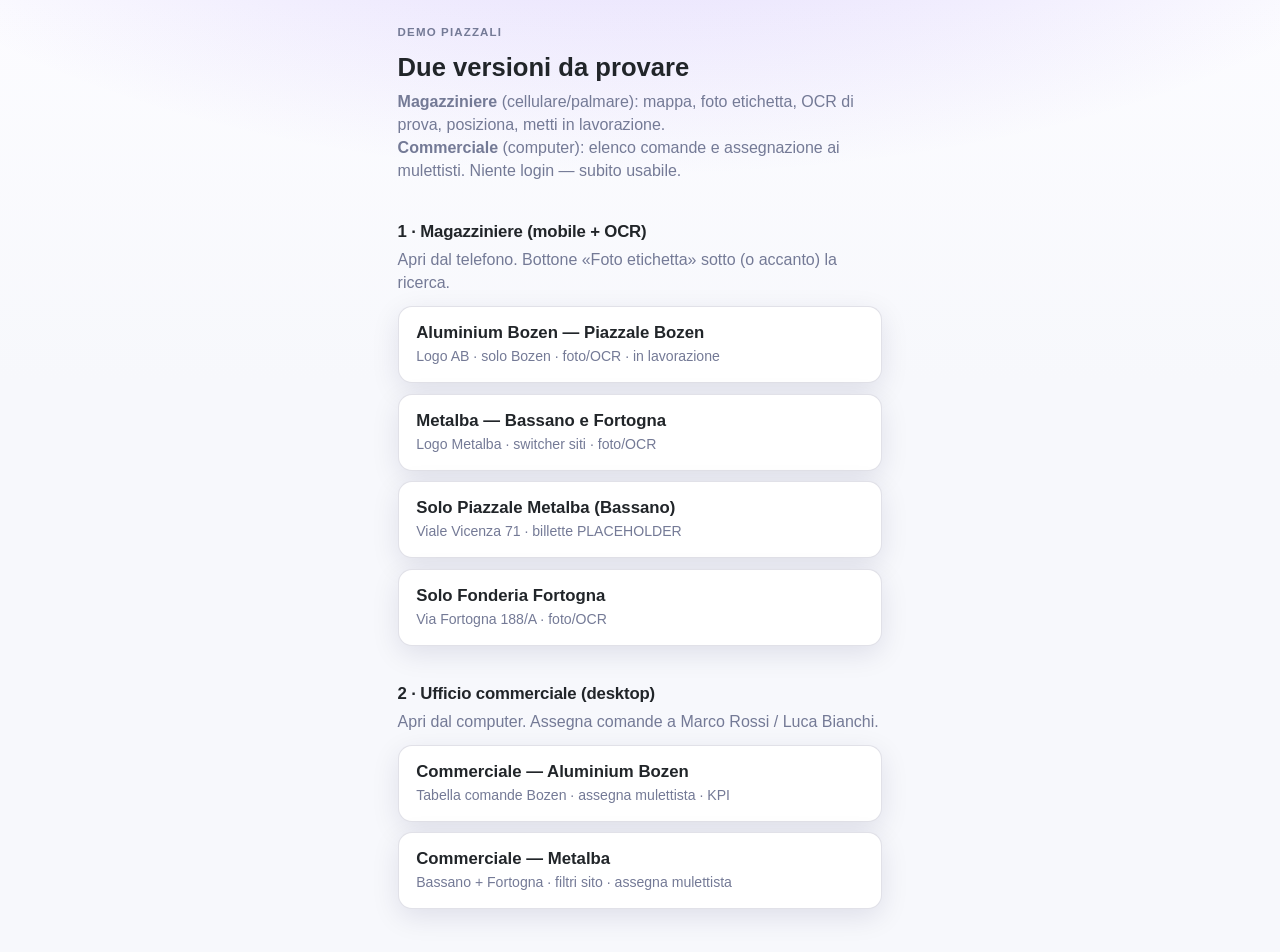
<file: index.html>
<!DOCTYPE html>
<html lang="it">
  <head>
    <meta charset="UTF-8" />
    <meta http-equiv="refresh" content="0; url=preview/" />
    <title>Piazzali — anteprime</title>
  </head>
  <body>
    <p>
      <a href="preview/">Hub anteprime</a> ·
      <a href="preview/bozen.html">Magazziniere Bozen</a> ·
      <a href="preview/metalba.html">Magazziniere Metalba</a> ·
      <a href="preview/commerciale-bozen.html">Commerciale Bozen</a> ·
      <a href="preview/commerciale-metalba.html">Commerciale Metalba</a>
    </p>
  </body>
</html>
</file>
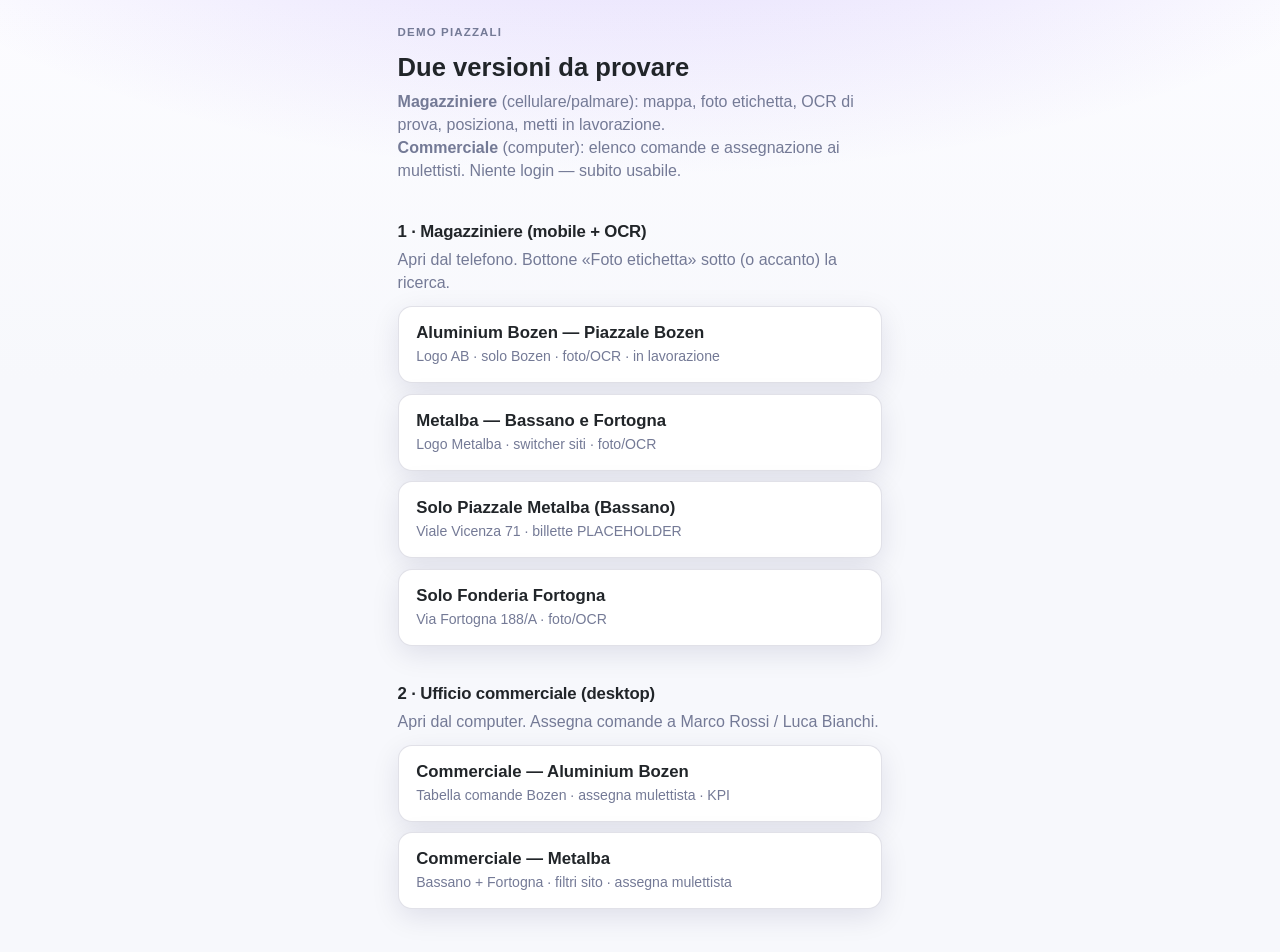
<file: preview/index.html>
<!DOCTYPE html>
<html lang="it">
  <head>
    <meta charset="UTF-8" />
    <meta
      name="viewport"
      content="width=device-width, initial-scale=1, viewport-fit=cover"
    />
    <meta name="color-scheme" content="light" />
    <title>Piazzali — demo magazziniere e commerciale</title>
    <link rel="icon" href="./assets/favicon.svg" type="image/svg+xml" />
    <link rel="stylesheet" href="./assets/preview.css" />
    <style>
      .hub {
        max-width: 520px;
        margin: 0 auto;
        padding: 1.5rem 1.1rem calc(2rem + env(safe-area-inset-bottom, 0));
        padding-top: calc(1.5rem + env(safe-area-inset-top, 0));
      }
      .hub h1 {
        font-size: 1.6rem;
        margin: 0 0 0.5rem;
      }
      .hub h2 {
        font-size: 1.05rem;
        margin: 1.5rem 0 0.35rem;
        letter-spacing: -0.01em;
      }
      .hub p {
        color: var(--ink-muted);
        line-height: 1.45;
        margin: 0 0 0.75rem;
      }
      .hub-card {
        display: block;
        margin: 0.65rem 0;
        padding: 1rem 1.1rem;
        border-radius: var(--radius);
        border: 1px solid var(--line);
        background: var(--bg-card);
        box-shadow: var(--shadow);
        text-decoration: none;
        color: inherit;
      }
      .hub-card strong {
        display: block;
        font-size: 1.05rem;
        margin-bottom: 0.25rem;
      }
      .hub-card span {
        font-size: 0.88rem;
        color: var(--ink-muted);
        line-height: 1.35;
      }
      .hub-kicker {
        margin: 0 0 0.35rem;
        font-size: 0.72rem;
        font-weight: 700;
        letter-spacing: 0.1em;
        text-transform: uppercase;
        color: var(--gold-text, #7a5a22);
        color: #7a5a22;
      }
      .hub-section {
        margin-top: 0.5rem;
        padding-top: 0.25rem;
      }
    </style>
  </head>
  <body>
    <div class="hub">
      <p class="hub-kicker">Demo Piazzali</p>
      <h1>Due versioni da provare</h1>
      <p>
        <strong>Magazziniere</strong> (cellulare/palmare): mappa, foto etichetta,
        OCR di prova, posiziona, metti in lavorazione.<br />
        <strong>Commerciale</strong> (computer): elenco comande e assegnazione ai
        mulettisti. Niente login — subito usabile.
      </p>

      <div class="hub-section">
        <h2>1 · Magazziniere (mobile + OCR)</h2>
        <p>Apri dal telefono. Bottone «Foto etichetta» sotto (o accanto) la ricerca.</p>

        <a class="hub-card" href="./bozen.html">
          <strong>Aluminium Bozen — Piazzale Bozen</strong>
          <span>Logo AB · solo Bozen · foto/OCR · in lavorazione</span>
        </a>
        <a class="hub-card" href="./metalba.html">
          <strong>Metalba — Bassano e Fortogna</strong>
          <span>Logo Metalba · switcher siti · foto/OCR</span>
        </a>
        <a class="hub-card" href="./bassano.html">
          <strong>Solo Piazzale Metalba (Bassano)</strong>
          <span>Viale Vicenza 71 · billette PLACEHOLDER</span>
        </a>
        <a class="hub-card" href="./fortogna.html">
          <strong>Solo Fonderia Fortogna</strong>
          <span>Via Fortogna 188/A · foto/OCR</span>
        </a>
      </div>

      <div class="hub-section">
        <h2>2 · Ufficio commerciale (desktop)</h2>
        <p>Apri dal computer. Assegna comande a Marco Rossi / Luca Bianchi.</p>

        <a class="hub-card" href="./commerciale-bozen.html">
          <strong>Commerciale — Aluminium Bozen</strong>
          <span>Tabella comande Bozen · assegna mulettista · KPI</span>
        </a>
        <a class="hub-card" href="./commerciale-metalba.html">
          <strong>Commerciale — Metalba</strong>
          <span>Bassano + Fortogna · filtri sito · assegna mulettista</span>
        </a>
      </div>
    </div>
  </body>
</html>
</file>
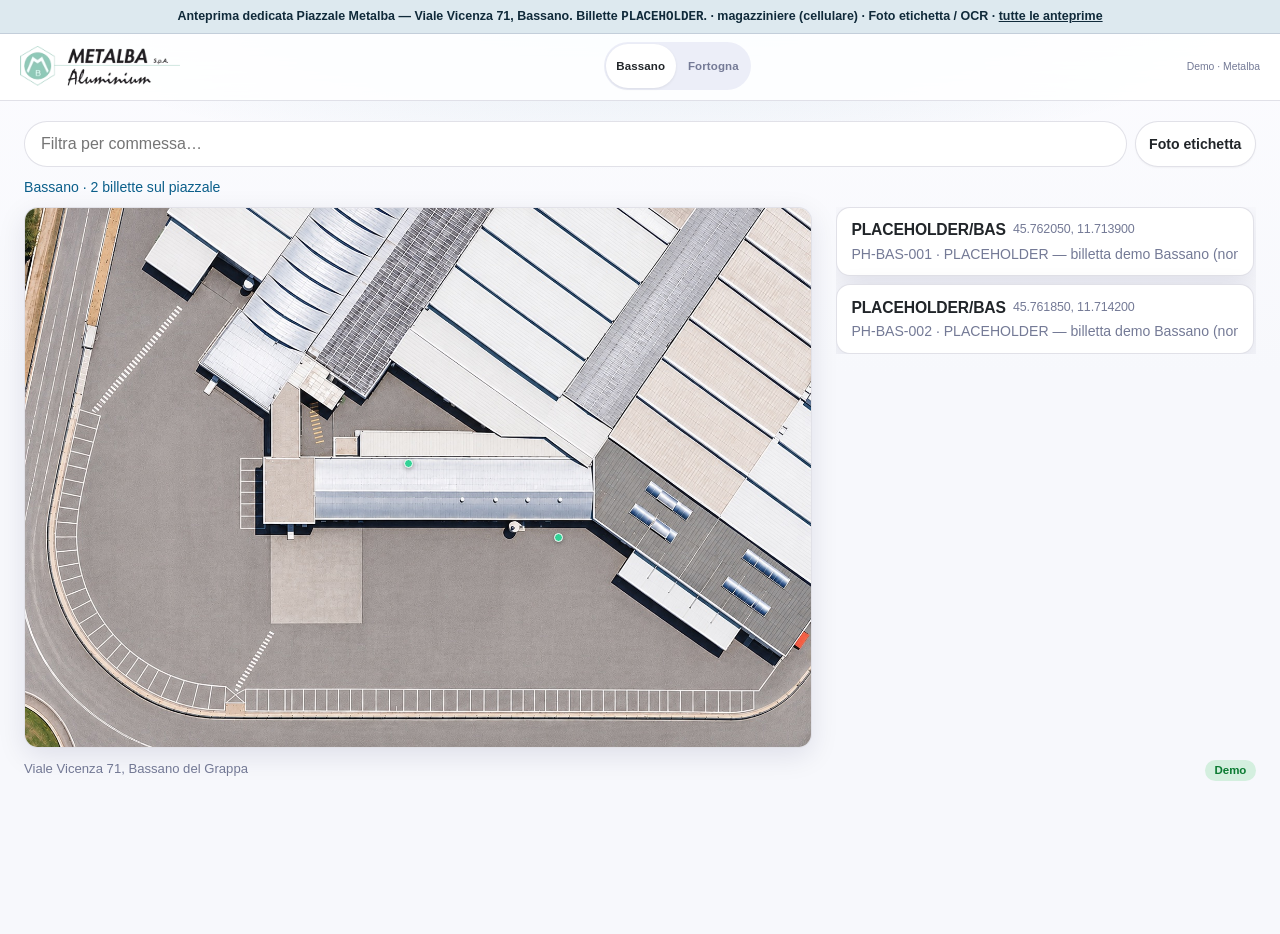
<file: preview/bassano.html>
<!DOCTYPE html>
<html lang="it">
  <head>
    <meta charset="UTF-8" />
    <meta
      name="viewport"
      content="width=device-width, initial-scale=1, viewport-fit=cover"
    />
    <meta name="color-scheme" content="light" />
    <title>Piazzale Metalba Bassano (demo)</title>
    <link rel="icon" href="./assets/favicon.svg" type="image/svg+xml" />
    <link rel="stylesheet" href="./assets/preview.css" />
    <style>
      .preview-banner {
        margin: 0;
        padding: 0.55rem 0.9rem;
        font-size: 0.78rem;
        font-weight: 600;
        text-align: center;
        color: var(--brand-secondary);
        background: color-mix(in srgb, var(--accent) 14%, #fff);
        border-bottom: 1px solid var(--line);
      }
      .map-pins-layer {
        position: absolute;
        inset: 0;
        width: 100%;
        height: 100%;
        pointer-events: none;
      }
      .map-pins-layer .map-pin-btn { pointer-events: auto; }
      .billet-panel[hidden] { display: none !important; }
      :root {
        --accent:#0B5F8A;--accent-press:#084A6C;--brand-secondary:#102A3A;
      }
    </style>
  </head>
  <body data-role="magazziniere" data-brand="metalba" data-default-site="bassano">
    <p class="preview-banner" role="note">
      Anteprima dedicata <strong>Piazzale Metalba</strong> — Viale Vicenza 71, Bassano. Billette <code>PLACEHOLDER</code>.
      · <strong>magazziniere</strong> (cellulare) · Foto etichetta / OCR · <a href="./index.html">tutte le anteprime</a>
    </p>

    <div class="page page-map">
      <header class="app-header">
        <div class="header-main-row">
          <a class="brand-link" href="./index.html" aria-label="Metalba">
            <img
              id="brand-logo"
              class="brand-logo"
              src="./assets/brands/metalba/logo.webp"
              alt="Metalba"
              width="250"
              height="44"
            />
          </a>
          <div class="header-site-switch">
            <div
              class="site-switcher"
              role="group"
              aria-label="Seleziona piazzale"
              id="site-switcher"
            ></div>
          </div>
          <div class="header-user-col">
            <p class="header-user-name">Demo · Metalba</p>
          </div>
        </div>
        <p class="header-product-tag">Piazzali</p>
      </header>

      <main class="page-main">
        <h1 class="visually-hidden">Piazzale Metalba Bassano (demo)</h1>
        <section class="map-section" aria-label="Mappa piazzale">
          <div class="map-toolbar" role="toolbar" aria-label="Strumenti mappa">
            <label class="map-search">
              <span class="visually-hidden">Cerca</span>
              <input
                id="search-input"
                class="input map-search-input"
                type="search"
                placeholder="Filtra per commessa…"
                autocomplete="off"
              />
            </label>
          </div>
          <p class="map-hint" id="map-hint" role="status"></p>
          <div class="map-frame" id="map-frame">
            <div class="map-stage">
            <img
              class="map-aerial"
              id="map-aerial"
              src="./assets/bassano-aerial.jpg"
              alt="Mappa Piazzale Metalba Bassano"
              width="1515"
              height="1038"
              draggable="false"
            />
            <div id="map-pins" class="map-pins-layer" aria-live="polite"></div>
            </div>
          </div>
          <aside class="map-sidebar" aria-label="Commesse e dettaglio">
            <ul class="search-results billet-list" id="billet-list" aria-label="Commesse"></ul>
            <div id="billet-panel" class="billet-panel" role="region" aria-label="Dettaglio billetta" hidden></div>
          </aside>
          <div class="map-meta">
            <div class="map-meta-row">
              <p class="map-address" id="map-address">Viale Vicenza 71, Bassano del Grappa</p>
              <span class="sync-badge is-ok">Demo</span>
            </div>
          </div>
        </section>
      </main>
    </div>
    <script src="./assets/preview.js" defer></script>
    <script src="./assets/preview-ocr.js" defer></script>
  </body>
</html>
</file>
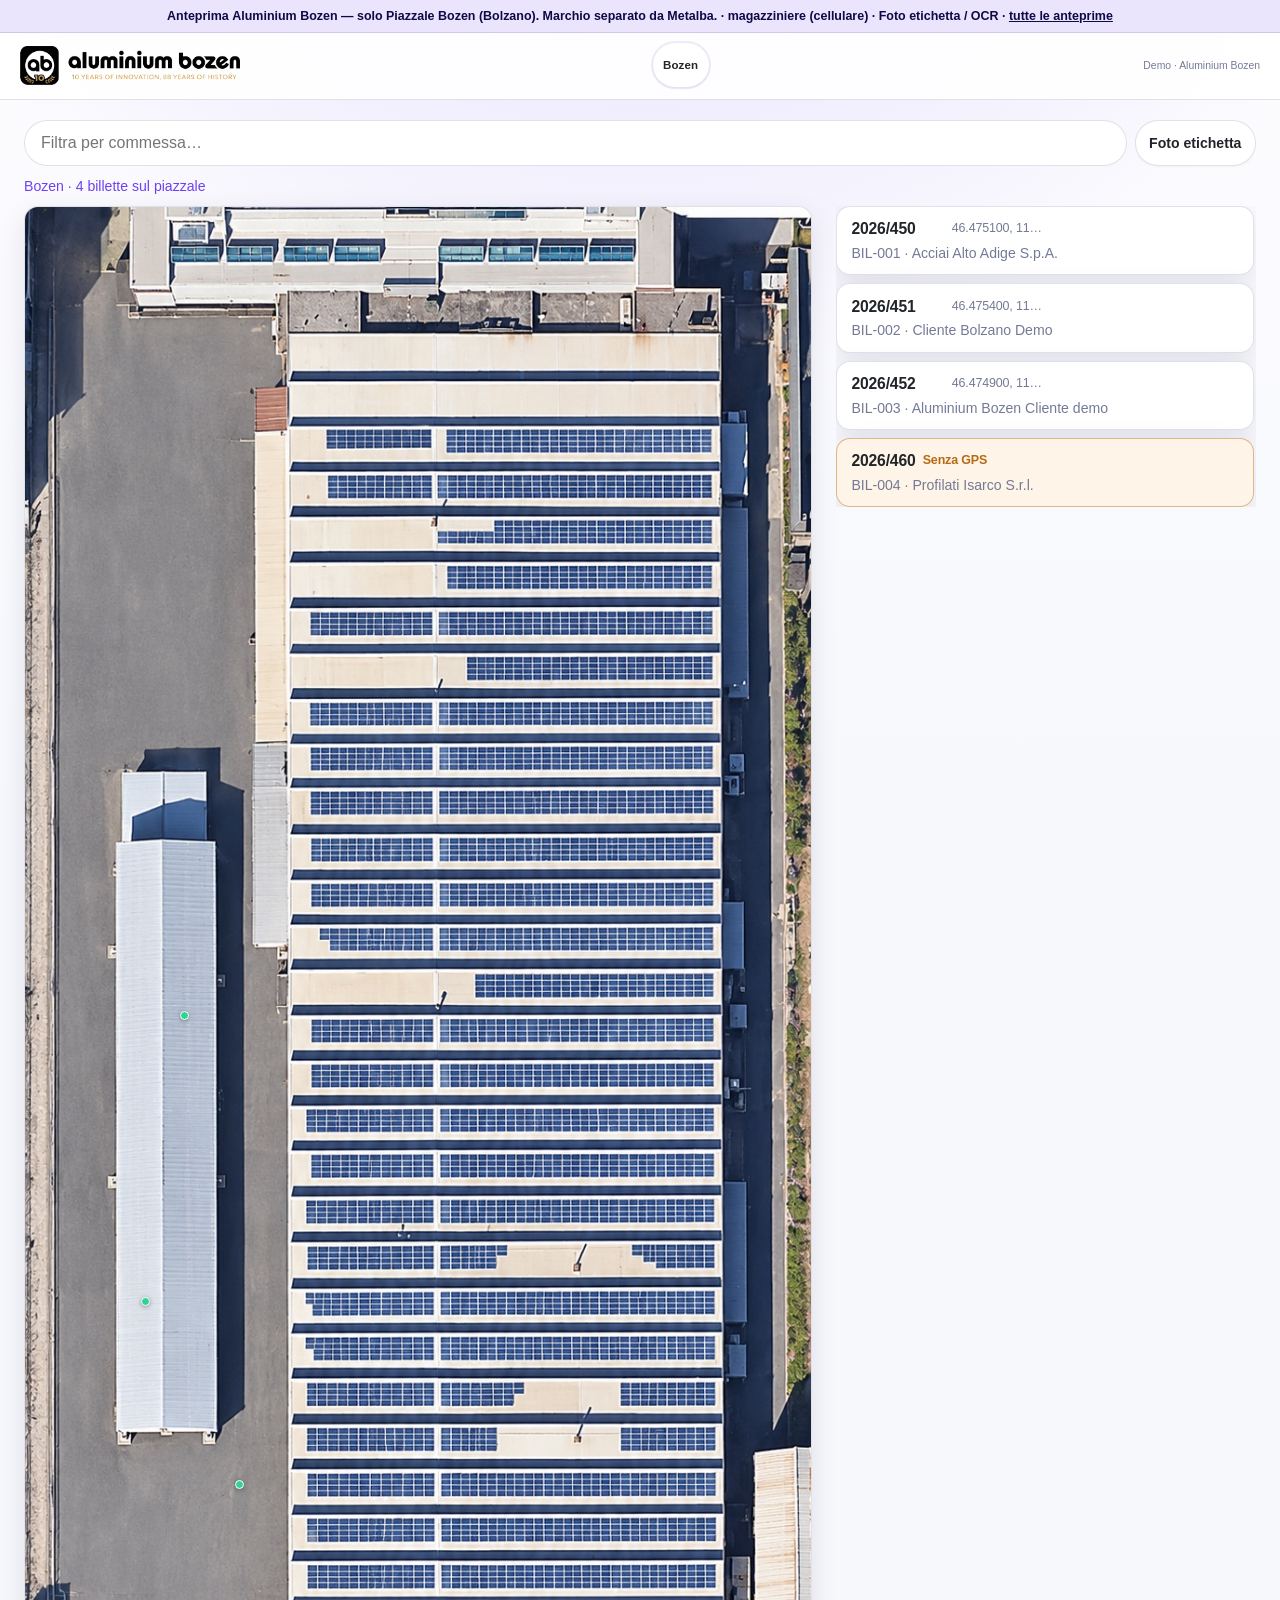
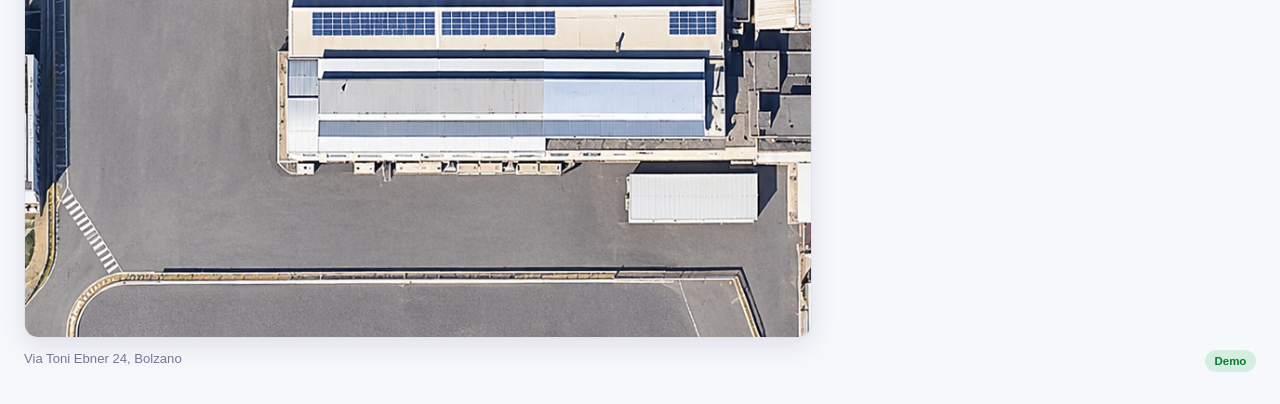
<file: preview/bozen.html>
<!DOCTYPE html>
<html lang="it">
  <head>
    <meta charset="UTF-8" />
    <meta
      name="viewport"
      content="width=device-width, initial-scale=1, viewport-fit=cover"
    />
    <meta name="color-scheme" content="light" />
    <title>Aluminium Bozen — Piazzale Bozen (demo)</title>
    <link rel="icon" href="./assets/favicon.svg" type="image/svg+xml" />
    <link rel="stylesheet" href="./assets/preview.css" />
    <style>
      .preview-banner {
        margin: 0;
        padding: 0.55rem 0.9rem;
        font-size: 0.78rem;
        font-weight: 600;
        text-align: center;
        color: var(--brand-secondary);
        background: color-mix(in srgb, var(--accent) 14%, #fff);
        border-bottom: 1px solid var(--line);
      }
      .map-pins-layer {
        position: absolute;
        inset: 0;
        width: 100%;
        height: 100%;
        pointer-events: none;
      }
      .map-pins-layer .map-pin-btn { pointer-events: auto; }
      .billet-panel[hidden] { display: none !important; }
      :root {
        --accent:#6F40F1;--accent-press:#5A32D1;--brand-secondary:#0D0A46;
      }
    </style>
  </head>
  <body data-role="magazziniere" data-brand="aluminium-bozen" data-default-site="bolzano">
    <p class="preview-banner" role="note">
      Anteprima <strong>Aluminium Bozen</strong> — solo Piazzale Bozen (Bolzano). Marchio separato da Metalba.
      · <strong>magazziniere</strong> (cellulare) · Foto etichetta / OCR · <a href="./index.html">tutte le anteprime</a>
    </p>

    <div class="page page-map">
      <header class="app-header">
        <div class="header-main-row">
          <a class="brand-link" href="./index.html" aria-label="Aluminium Bozen">
            <img
              id="brand-logo"
              class="brand-logo"
              src="./assets/brands/aluminium-bozen/logo.png"
              alt="Aluminium Bozen"
              width="250"
              height="44"
            />
          </a>
          <div class="header-site-switch">
            <div
              class="site-switcher"
              role="group"
              aria-label="Seleziona piazzale"
              id="site-switcher"
            ></div>
          </div>
          <div class="header-user-col">
            <p class="header-user-name">Demo · Aluminium Bozen</p>
          </div>
        </div>
        <p class="header-product-tag">Piazzali</p>
      </header>

      <main class="page-main">
        <h1 class="visually-hidden">Aluminium Bozen — Piazzale Bozen (demo)</h1>
        <section class="map-section" aria-label="Mappa piazzale">
          <div class="map-toolbar" role="toolbar" aria-label="Strumenti mappa">
            <label class="map-search">
              <span class="visually-hidden">Cerca</span>
              <input
                id="search-input"
                class="input map-search-input"
                type="search"
                placeholder="Filtra per commessa…"
                autocomplete="off"
              />
            </label>
          </div>
          <p class="map-hint" id="map-hint" role="status"></p>
          <div class="map-frame" id="map-frame">
            <div class="map-stage">
            <img
              class="map-aerial"
              id="map-aerial"
              src="./assets/bolzano-aerial.jpg"
              alt="Mappa Piazzale Bozen"
              width="845"
              height="1860"
              draggable="false"
            />
            <div id="map-pins" class="map-pins-layer" aria-live="polite"></div>
            </div>
          </div>
          <aside class="map-sidebar" aria-label="Commesse e dettaglio">
            <ul class="search-results billet-list" id="billet-list" aria-label="Commesse"></ul>
            <div id="billet-panel" class="billet-panel" role="region" aria-label="Dettaglio billetta" hidden></div>
          </aside>
          <div class="map-meta">
            <div class="map-meta-row">
              <p class="map-address" id="map-address">Via Toni Ebner 24, Bolzano</p>
              <span class="sync-badge is-ok">Demo</span>
            </div>
          </div>
        </section>
      </main>
    </div>
    <script src="./assets/preview.js" defer></script>
    <script src="./assets/preview-ocr.js" defer></script>
  </body>
</html>
</file>
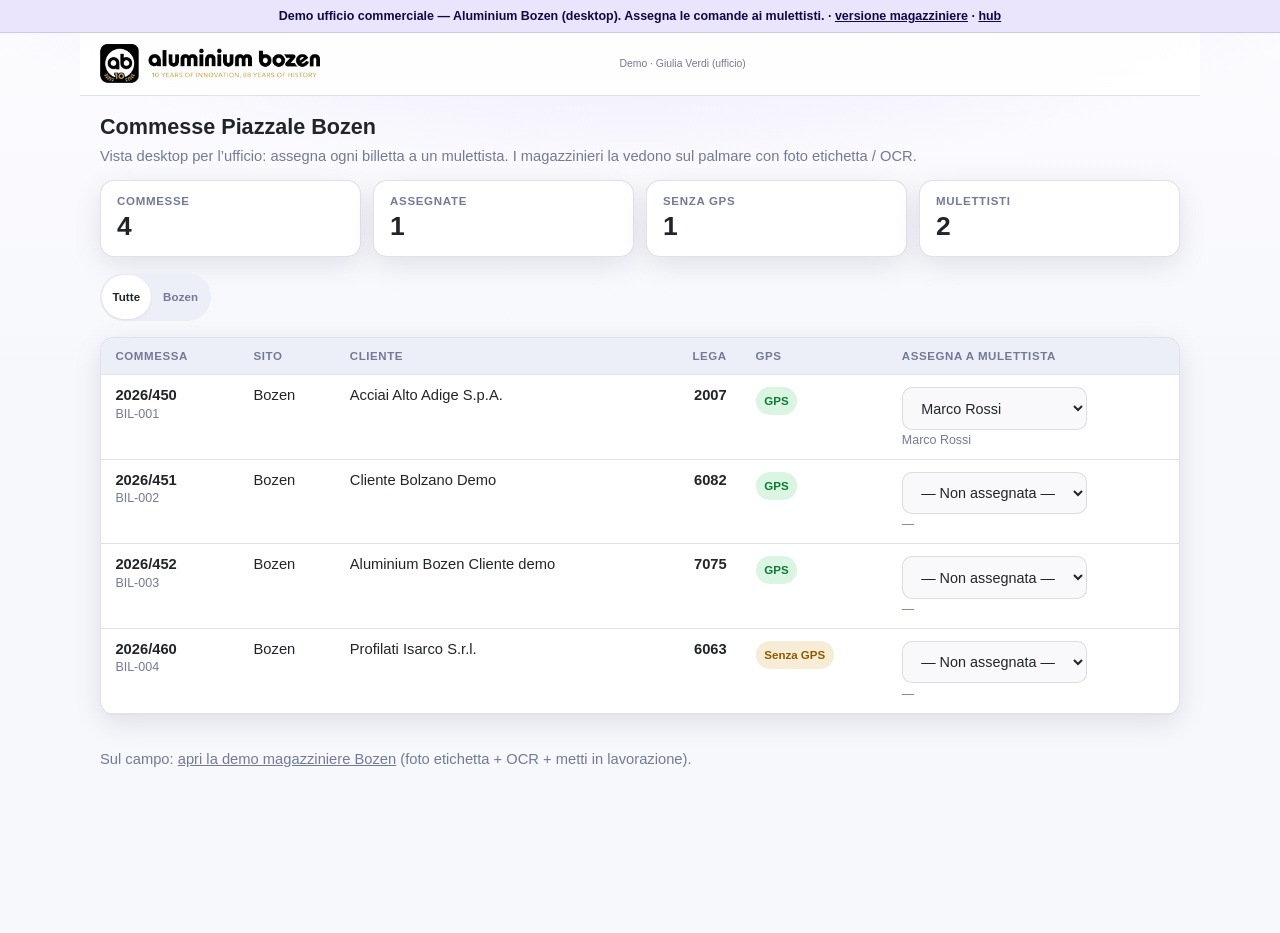
<file: preview/commerciale-bozen.html>
<!DOCTYPE html>
<html lang="it">
  <head>
    <meta charset="UTF-8" />
    <meta
      name="viewport"
      content="width=device-width, initial-scale=1, viewport-fit=cover"
    />
    <meta name="color-scheme" content="light" />
    <title>Ufficio commerciale — Aluminium Bozen (demo)</title>
    <link rel="icon" href="./assets/favicon.svg" type="image/svg+xml" />
    <link rel="stylesheet" href="./assets/preview.css" />
    <link rel="stylesheet" href="./assets/preview-commerciale.css" />
    <style>
      :root {
        --accent: #6f40f1;
        --accent-press: #5a32d1;
        --brand-secondary: #0d0a46;
      }
    </style>
  </head>
  <body
    data-role="commerciale"
    data-brand="aluminium-bozen"
    class="page-commerciale"
  >
    <p class="preview-banner" role="note">
      Demo <strong>ufficio commerciale</strong> — Aluminium Bozen (desktop).
      Assegna le comande ai mulettisti.
      · <a href="./bozen.html">versione magazziniere</a>
      · <a href="./index.html">hub</a>
    </p>

    <div class="page page-com">
      <header class="app-header com-header">
        <div class="header-main-row">
          <a class="brand-link" href="./index.html" aria-label="Aluminium Bozen">
            <img
              class="brand-logo"
              src="./assets/brands/aluminium-bozen/logo.png"
              alt="Aluminium Bozen"
              width="250"
              height="44"
            />
          </a>
          <p class="header-product-tag" style="margin: 0">Ufficio commerciale</p>
          <div class="header-user-col">
            <p class="header-user-name">Demo · Giulia Verdi (ufficio)</p>
          </div>
        </div>
      </header>

      <main class="page-main com-main">
        <header class="comande-header">
          <h1 class="comande-title">Commesse Piazzale Bozen</h1>
          <p class="comande-lead">
            Vista desktop per l’ufficio: assegna ogni billetta a un mulettista.
            I magazzinieri la vedono sul palmare con foto etichetta / OCR.
          </p>
        </header>

        <p id="com-toast" class="scan-toast" role="status" hidden></p>

        <div class="com-kpi" id="com-kpi" aria-label="Indicatori"></div>

        <div class="site-switcher com-filters" role="group" aria-label="Filtra">
          <button
            type="button"
            class="site-switcher-btn is-active"
            data-filter-site="all"
            aria-pressed="true"
          >
            Tutte
          </button>
          <button
            type="button"
            class="site-switcher-btn"
            data-filter-site="bozen"
            aria-pressed="false"
          >
            Bozen
          </button>
        </div>

        <div class="com-table-wrap">
          <table class="com-table">
            <thead>
              <tr>
                <th>Commessa</th>
                <th>Sito</th>
                <th>Cliente</th>
                <th class="num">Lega</th>
                <th>GPS</th>
                <th>Assegna a mulettista</th>
              </tr>
            </thead>
            <tbody id="com-tbody"></tbody>
          </table>
          <p id="com-empty" class="comande-lead" hidden>Nessuna commessa.</p>
        </div>

        <p class="comande-lead" style="margin-top: 1.25rem">
          Sul campo:
          <a href="./bozen.html">apri la demo magazziniere Bozen</a>
          (foto etichetta + OCR + metti in lavorazione).
        </p>
      </main>
    </div>
    <script src="./assets/preview-commerciale.js" defer></script>
  </body>
</html>
</file>
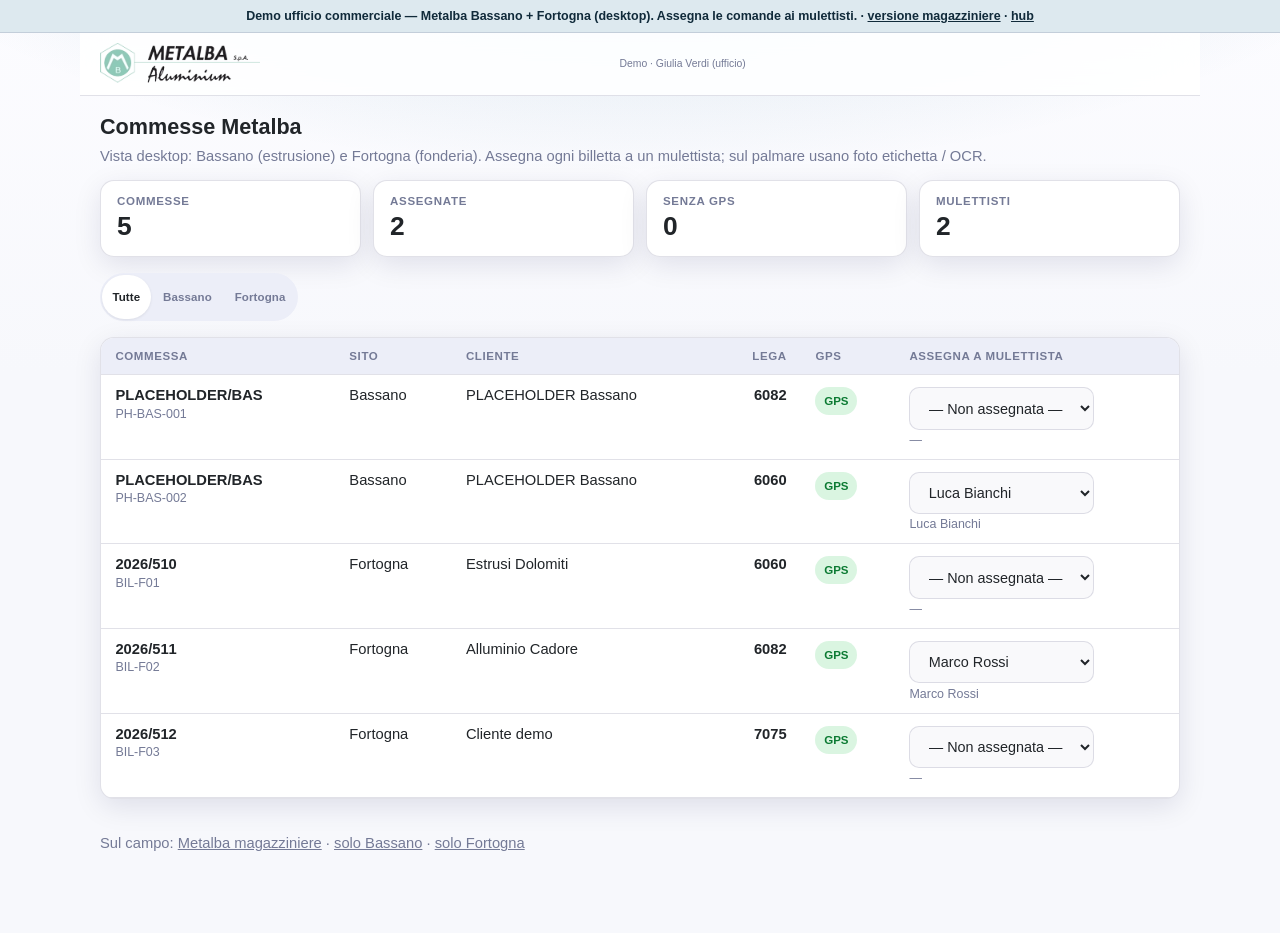
<file: preview/commerciale-metalba.html>
<!DOCTYPE html>
<html lang="it">
  <head>
    <meta charset="UTF-8" />
    <meta
      name="viewport"
      content="width=device-width, initial-scale=1, viewport-fit=cover"
    />
    <meta name="color-scheme" content="light" />
    <title>Ufficio commerciale — Metalba (demo)</title>
    <link rel="icon" href="./assets/favicon.svg" type="image/svg+xml" />
    <link rel="stylesheet" href="./assets/preview.css" />
    <link rel="stylesheet" href="./assets/preview-commerciale.css" />
    <style>
      :root {
        --accent: #0b5f8a;
        --accent-press: #084a6c;
        --brand-secondary: #102a3a;
      }
    </style>
  </head>
  <body data-role="commerciale" data-brand="metalba" class="page-commerciale">
    <p class="preview-banner" role="note">
      Demo <strong>ufficio commerciale</strong> — Metalba Bassano + Fortogna (desktop).
      Assegna le comande ai mulettisti.
      · <a href="./metalba.html">versione magazziniere</a>
      · <a href="./index.html">hub</a>
    </p>

    <div class="page page-com">
      <header class="app-header com-header">
        <div class="header-main-row">
          <a class="brand-link" href="./index.html" aria-label="Metalba">
            <img
              class="brand-logo"
              src="./assets/brands/metalba/logo.webp"
              alt="Metalba"
              width="250"
              height="44"
            />
          </a>
          <p class="header-product-tag" style="margin: 0">Ufficio commerciale</p>
          <div class="header-user-col">
            <p class="header-user-name">Demo · Giulia Verdi (ufficio)</p>
          </div>
        </div>
      </header>

      <main class="page-main com-main">
        <header class="comande-header">
          <h1 class="comande-title">Commesse Metalba</h1>
          <p class="comande-lead">
            Vista desktop: Bassano (estrusione) e Fortogna (fonderia). Assegna
            ogni billetta a un mulettista; sul palmare usano foto etichetta / OCR.
          </p>
        </header>

        <p id="com-toast" class="scan-toast" role="status" hidden></p>

        <div class="com-kpi" id="com-kpi" aria-label="Indicatori"></div>

        <div class="site-switcher com-filters" role="group" aria-label="Filtra sito">
          <button
            type="button"
            class="site-switcher-btn is-active"
            data-filter-site="all"
            aria-pressed="true"
          >
            Tutte
          </button>
          <button
            type="button"
            class="site-switcher-btn"
            data-filter-site="bassano"
            aria-pressed="false"
          >
            Bassano
          </button>
          <button
            type="button"
            class="site-switcher-btn"
            data-filter-site="fortogna"
            aria-pressed="false"
          >
            Fortogna
          </button>
        </div>

        <div class="com-table-wrap">
          <table class="com-table">
            <thead>
              <tr>
                <th>Commessa</th>
                <th>Sito</th>
                <th>Cliente</th>
                <th class="num">Lega</th>
                <th>GPS</th>
                <th>Assegna a mulettista</th>
              </tr>
            </thead>
            <tbody id="com-tbody"></tbody>
          </table>
          <p id="com-empty" class="comande-lead" hidden>Nessuna commessa.</p>
        </div>

        <p class="comande-lead" style="margin-top: 1.25rem">
          Sul campo:
          <a href="./metalba.html">Metalba magazziniere</a> ·
          <a href="./bassano.html">solo Bassano</a> ·
          <a href="./fortogna.html">solo Fortogna</a>
        </p>
      </main>
    </div>
    <script src="./assets/preview-commerciale.js" defer></script>
  </body>
</html>
</file>
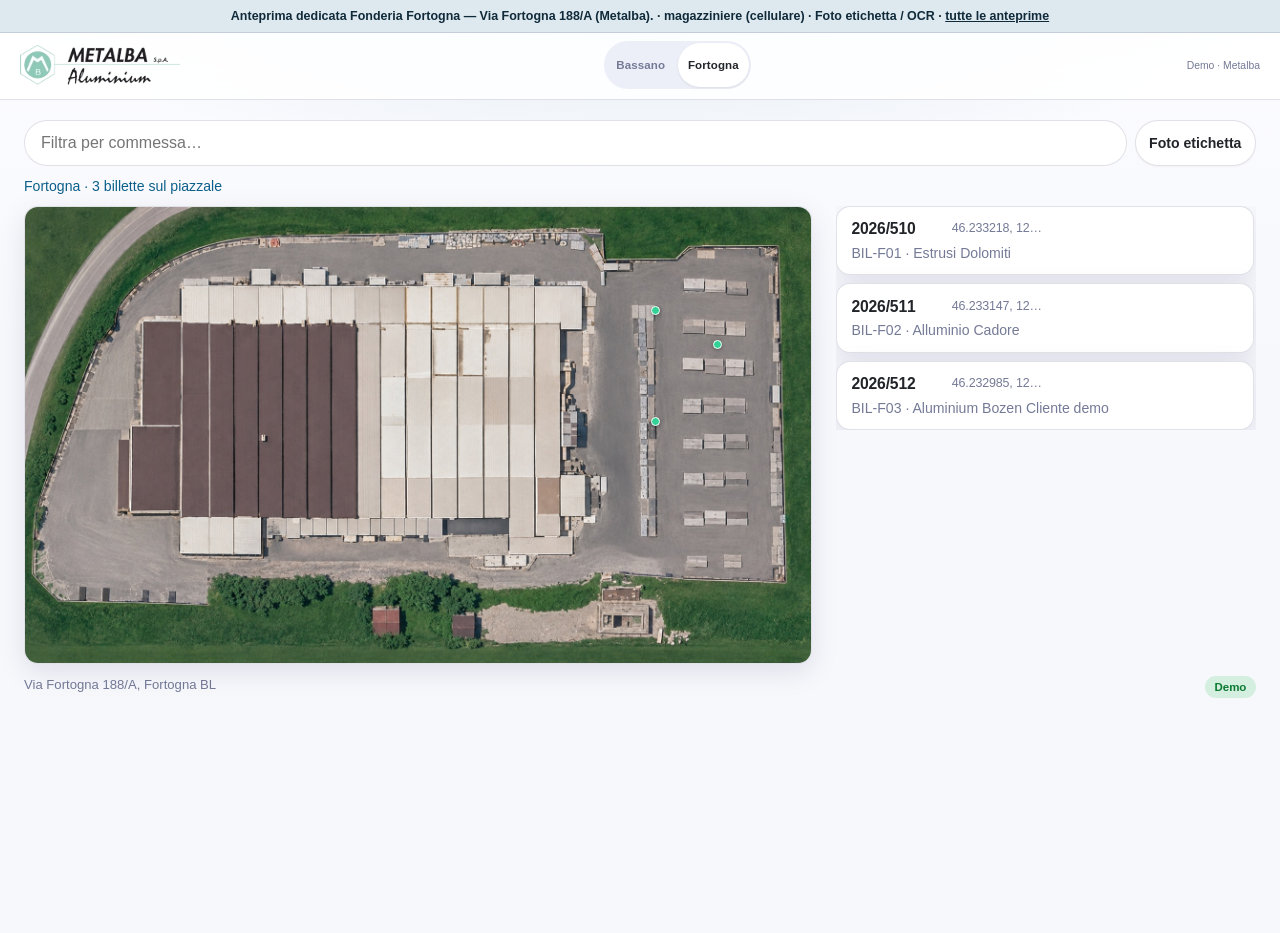
<file: preview/fortogna.html>
<!DOCTYPE html>
<html lang="it">
  <head>
    <meta charset="UTF-8" />
    <meta
      name="viewport"
      content="width=device-width, initial-scale=1, viewport-fit=cover"
    />
    <meta name="color-scheme" content="light" />
    <title>Fonderia Fortogna Metalba (demo)</title>
    <link rel="icon" href="./assets/favicon.svg" type="image/svg+xml" />
    <link rel="stylesheet" href="./assets/preview.css" />
    <style>
      .preview-banner {
        margin: 0;
        padding: 0.55rem 0.9rem;
        font-size: 0.78rem;
        font-weight: 600;
        text-align: center;
        color: var(--brand-secondary);
        background: color-mix(in srgb, var(--accent) 14%, #fff);
        border-bottom: 1px solid var(--line);
      }
      .map-pins-layer {
        position: absolute;
        inset: 0;
        width: 100%;
        height: 100%;
        pointer-events: none;
      }
      .map-pins-layer .map-pin-btn { pointer-events: auto; }
      .billet-panel[hidden] { display: none !important; }
      :root {
        --accent:#0B5F8A;--accent-press:#084A6C;--brand-secondary:#102A3A;
      }
    </style>
  </head>
  <body data-role="magazziniere" data-brand="metalba" data-default-site="fortogna">
    <p class="preview-banner" role="note">
      Anteprima dedicata <strong>Fonderia Fortogna</strong> — Via Fortogna 188/A (Metalba).
      · <strong>magazziniere</strong> (cellulare) · Foto etichetta / OCR · <a href="./index.html">tutte le anteprime</a>
    </p>

    <div class="page page-map">
      <header class="app-header">
        <div class="header-main-row">
          <a class="brand-link" href="./index.html" aria-label="Metalba">
            <img
              id="brand-logo"
              class="brand-logo"
              src="./assets/brands/metalba/logo.webp"
              alt="Metalba"
              width="250"
              height="44"
            />
          </a>
          <div class="header-site-switch">
            <div
              class="site-switcher"
              role="group"
              aria-label="Seleziona piazzale"
              id="site-switcher"
            ></div>
          </div>
          <div class="header-user-col">
            <p class="header-user-name">Demo · Metalba</p>
          </div>
        </div>
        <p class="header-product-tag">Piazzali</p>
      </header>

      <main class="page-main">
        <h1 class="visually-hidden">Fonderia Fortogna Metalba (demo)</h1>
        <section class="map-section" aria-label="Mappa piazzale">
          <div class="map-toolbar" role="toolbar" aria-label="Strumenti mappa">
            <label class="map-search">
              <span class="visually-hidden">Cerca</span>
              <input
                id="search-input"
                class="input map-search-input"
                type="search"
                placeholder="Filtra per commessa…"
                autocomplete="off"
              />
            </label>
          </div>
          <p class="map-hint" id="map-hint" role="status"></p>
          <div class="map-frame" id="map-frame">
            <div class="map-stage">
            <img
              class="map-aerial"
              id="map-aerial"
              src="./assets/fortogna-aerial.jpg"
              alt="Mappa Fonderia Fortogna"
              width="1646"
              height="956"
              draggable="false"
            />
            <div id="map-pins" class="map-pins-layer" aria-live="polite"></div>
            </div>
          </div>
          <aside class="map-sidebar" aria-label="Commesse e dettaglio">
            <ul class="search-results billet-list" id="billet-list" aria-label="Commesse"></ul>
            <div id="billet-panel" class="billet-panel" role="region" aria-label="Dettaglio billetta" hidden></div>
          </aside>
          <div class="map-meta">
            <div class="map-meta-row">
              <p class="map-address" id="map-address">Via Fortogna 188/A, Fortogna BL</p>
              <span class="sync-badge is-ok">Demo</span>
            </div>
          </div>
        </section>
      </main>
    </div>
    <script src="./assets/preview.js" defer></script>
    <script src="./assets/preview-ocr.js" defer></script>
  </body>
</html>
</file>
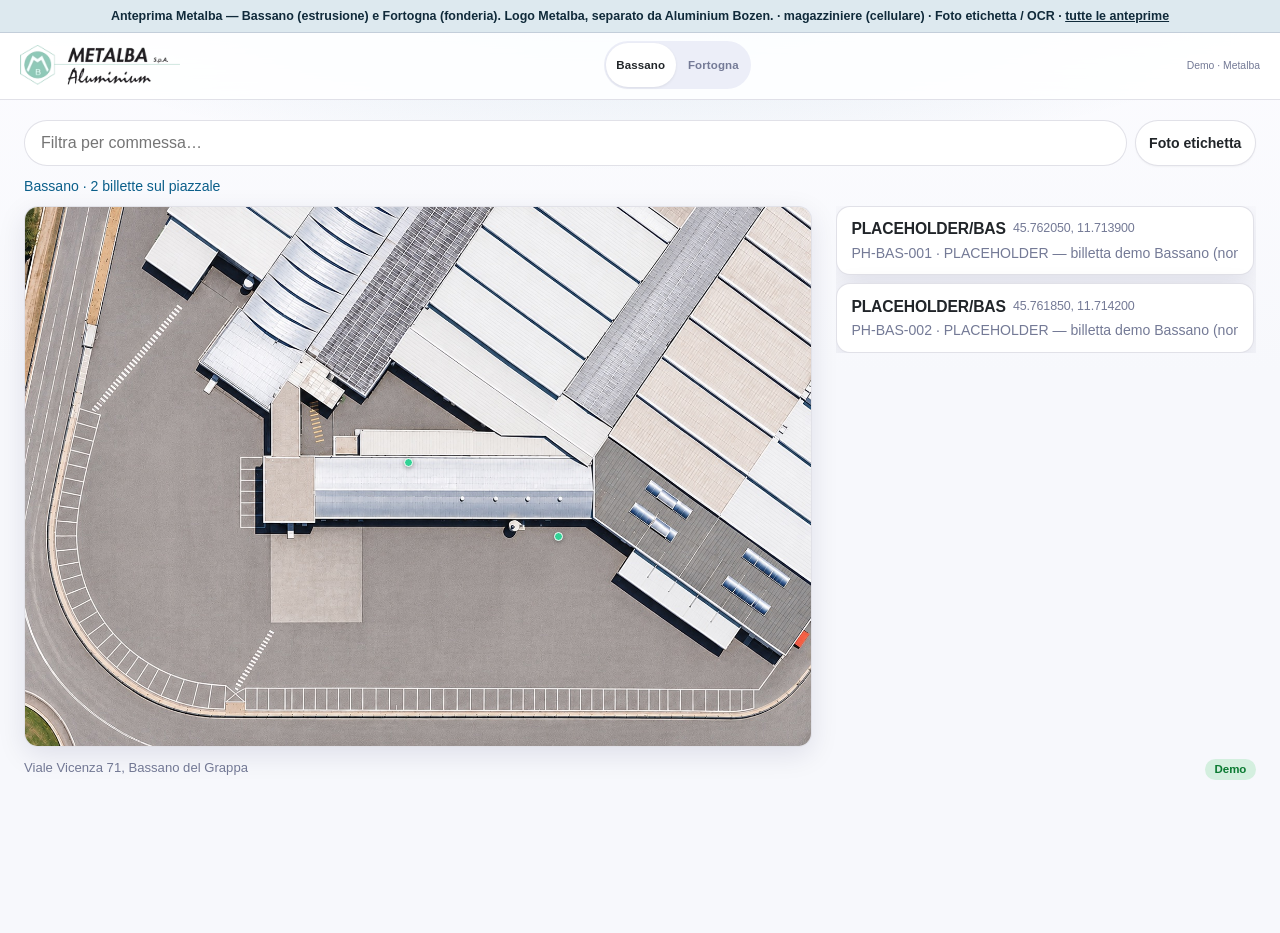
<file: preview/metalba.html>
<!DOCTYPE html>
<html lang="it">
  <head>
    <meta charset="UTF-8" />
    <meta
      name="viewport"
      content="width=device-width, initial-scale=1, viewport-fit=cover"
    />
    <meta name="color-scheme" content="light" />
    <title>Metalba — Bassano e Fortogna (demo)</title>
    <link rel="icon" href="./assets/favicon.svg" type="image/svg+xml" />
    <link rel="stylesheet" href="./assets/preview.css" />
    <style>
      .preview-banner {
        margin: 0;
        padding: 0.55rem 0.9rem;
        font-size: 0.78rem;
        font-weight: 600;
        text-align: center;
        color: var(--brand-secondary);
        background: color-mix(in srgb, var(--accent) 14%, #fff);
        border-bottom: 1px solid var(--line);
      }
      .map-pins-layer {
        position: absolute;
        inset: 0;
        width: 100%;
        height: 100%;
        pointer-events: none;
      }
      .map-pins-layer .map-pin-btn { pointer-events: auto; }
      .billet-panel[hidden] { display: none !important; }
      :root {
        --accent:#0B5F8A;--accent-press:#084A6C;--brand-secondary:#102A3A;
      }
    </style>
  </head>
  <body data-role="magazziniere" data-brand="metalba" data-default-site="bassano">
    <p class="preview-banner" role="note">
      Anteprima <strong>Metalba</strong> — Bassano (estrusione) e Fortogna (fonderia). Logo Metalba, separato da Aluminium Bozen.
      · <strong>magazziniere</strong> (cellulare) · Foto etichetta / OCR · <a href="./index.html">tutte le anteprime</a>
    </p>

    <div class="page page-map">
      <header class="app-header">
        <div class="header-main-row">
          <a class="brand-link" href="./index.html" aria-label="Metalba">
            <img
              id="brand-logo"
              class="brand-logo"
              src="./assets/brands/metalba/logo.webp"
              alt="Metalba"
              width="250"
              height="44"
            />
          </a>
          <div class="header-site-switch">
            <div
              class="site-switcher"
              role="group"
              aria-label="Seleziona piazzale"
              id="site-switcher"
            ></div>
          </div>
          <div class="header-user-col">
            <p class="header-user-name">Demo · Metalba</p>
          </div>
        </div>
        <p class="header-product-tag">Piazzali</p>
      </header>

      <main class="page-main">
        <h1 class="visually-hidden">Metalba — Bassano e Fortogna (demo)</h1>
        <section class="map-section" aria-label="Mappa piazzale">
          <div class="map-toolbar" role="toolbar" aria-label="Strumenti mappa">
            <label class="map-search">
              <span class="visually-hidden">Cerca</span>
              <input
                id="search-input"
                class="input map-search-input"
                type="search"
                placeholder="Filtra per commessa…"
                autocomplete="off"
              />
            </label>
          </div>
          <p class="map-hint" id="map-hint" role="status"></p>
          <div class="map-frame" id="map-frame">
            <div class="map-stage">
            <img
              class="map-aerial"
              id="map-aerial"
              src="./assets/bassano-aerial.jpg"
              alt="Mappa Piazzale Metalba Bassano"
              width="1515"
              height="1038"
              draggable="false"
            />
            <div id="map-pins" class="map-pins-layer" aria-live="polite"></div>
            </div>
          </div>
          <aside class="map-sidebar" aria-label="Commesse e dettaglio">
            <ul class="search-results billet-list" id="billet-list" aria-label="Commesse"></ul>
            <div id="billet-panel" class="billet-panel" role="region" aria-label="Dettaglio billetta" hidden></div>
          </aside>
          <div class="map-meta">
            <div class="map-meta-row">
              <p class="map-address" id="map-address">Viale Vicenza 71, Bassano del Grappa</p>
              <span class="sync-badge is-ok">Demo</span>
            </div>
          </div>
        </section>
      </main>
    </div>
    <script src="./assets/preview.js" defer></script>
    <script src="./assets/preview-ocr.js" defer></script>
  </body>
</html>
</file>
<file: preview/assets/preview.css>
:root {
  /*
   * Token UI — i colori brand attivi sono applicati da
   * `applyBrandCssVars()` (src/config/brand.ts) all’avvio.
   * Valori sotto = fallback Aluminium Bozen allineati al sito.
   */
  --bg: #f7f8fc;
  --bg-elev: rgba(255, 255, 255, 0.88);
  --bg-card: #ffffff;
  --bg-soft: #eceef8;
  --ink: #212529;
  --ink-muted: #747a96;
  --accent: #6f40f1;
  --accent-press: #5a32d1;
  --brand-on-primary: #f7f8fc;
  --brand-secondary: #0d0a46;
  --brand-cta: #ff4151;
  --brand-login-top: #171258;
  --brand-login-mid: #0d0a46;
  --brand-login-bottom: #07051f;
  --ok: #32d296;
  --danger: #ff4151;
  --warn: #ffa255;
  --line: rgba(13, 10, 70, 0.12);
  --shadow: 0 8px 28px rgba(13, 10, 70, 0.1);
  --touch: 48px;
  --radius: 14px;
  --radius-sm: 10px;
  --font: -apple-system, BlinkMacSystemFont, 'SF Pro Text', 'SF Pro Display',
    'Helvetica Neue', 'Segoe UI', sans-serif;
  --font-display: -apple-system, BlinkMacSystemFont, 'SF Pro Display',
    'Helvetica Neue', sans-serif;
  --max: 430px;
  color-scheme: light;
}

*,
*::before,
*::after {
  box-sizing: border-box;
}

html,
body,
#root {
  margin: 0;
  min-height: 100%;
}

html {
  /* Scorrimento pagina libero su cellulare/palmare (non bloccare gesture). */
  overflow-x: hidden;
  overflow-y: auto;
  -webkit-text-size-adjust: 100%;
  overscroll-behavior-y: auto;
}

body {
  font-family: var(--font);
  background:
    radial-gradient(
      120% 70% at 50% -20%,
      color-mix(in srgb, var(--accent) 22%, transparent) 0%,
      transparent 55%
    ),
    linear-gradient(180deg, #fcfcff 0%, var(--bg) 40%);
  color: var(--ink);
  -webkit-font-smoothing: antialiased;
  -webkit-tap-highlight-color: transparent;
  /* Evita che body “intrappoli” lo scroll (problema tipico PWA / iOS). */
  overflow-x: hidden;
  overflow-y: visible;
  min-height: 100dvh;
  position: relative;
}

button,
input {
  font: inherit;
}

a {
  color: inherit;
}

.page {
  min-height: 100dvh;
  display: flex;
  flex-direction: column;
  max-width: var(--max);
  margin: 0 auto;
  background: transparent;
}

.page-main {
  flex: 1;
  padding: 1rem 1.1rem 1.75rem;
  display: flex;
  flex-direction: column;
  gap: 0.9rem;
}

.app-header {
  display: flex;
  flex-direction: column;
  align-items: stretch;
  gap: 0;
  padding: 0.35rem 0.75rem 0.4rem;
  border-bottom: 1px solid var(--line);
  background: var(--bg-elev);
  backdrop-filter: saturate(180%) blur(20px);
  -webkit-backdrop-filter: saturate(180%) blur(20px);
  position: sticky;
  top: 0;
  z-index: 20;
}

/* One compact row: logo | switcher | Menu */
.header-main-row {
  display: grid;
  grid-template-columns: minmax(0, 1.15fr) auto minmax(0, 1fr);
  align-items: center;
  column-gap: 0.5rem;
  width: 100%;
}

.brand-link {
  display: flex;
  align-items: center;
  line-height: 0;
  margin: 0;
  text-decoration: none;
  justify-self: start;
  align-self: center;
  min-height: 44px;
  min-width: 0;
  max-width: 100%;
  overflow: hidden;
}

.brand-logo {
  display: block;
  height: 36px;
  width: auto;
  max-width: 100%;
  object-fit: contain;
  object-position: left center;
  flex-shrink: 1;
}

.header-site-switch {
  display: flex;
  justify-content: center;
  align-items: center;
  margin: 0;
  justify-self: center;
  align-self: center;
  min-height: 32px;
}

.header-site-label {
  margin: 0;
  font-size: 0.88rem;
  font-weight: 700;
  letter-spacing: 0.01em;
  color: var(--ink);
  line-height: 1.2;
}

.header-user-col {
  display: flex;
  flex-direction: column;
  align-items: flex-end;
  gap: 0.12rem;
  justify-self: end;
  min-width: 0;
}

.header-menu-btn {
  min-height: 44px;
  min-width: 44px;
  padding: 0.35rem 0.75rem;
  font-size: 0.82rem;
}

.header-user-name {
  margin: 0;
  font-size: 0.65rem;
  font-weight: 500;
  color: var(--ink-muted);
  line-height: 1.1;
  text-align: right;
  max-width: 9.5rem;
  overflow: hidden;
  text-overflow: ellipsis;
  white-space: nowrap;
}

.site-switcher {
  display: inline-flex;
  flex-wrap: wrap;
  justify-content: center;
  max-width: min(100%, 22rem);
  padding: 2px;
  border-radius: 980px;
  background: var(--bg-soft);
  gap: 2px;
}

.site-switcher-btn {
  appearance: none;
  border: 0;
  margin: 0;
  cursor: pointer;
  min-height: 44px;
  padding: 0.35rem 0.65rem;
  border-radius: 980px;
  background: transparent;
  color: var(--ink-muted);
  font-size: 0.72rem;
  font-weight: 600;
  letter-spacing: 0.01em;
  transition: background 0.15s ease, color 0.15s ease;
}

.site-switcher-btn.is-active {
  background: var(--bg-card);
  color: var(--ink);
  box-shadow: 0 1px 3px rgba(0, 0, 0, 0.08);
}

.site-switcher-btn:focus-visible {
  outline: 2px solid var(--accent);
  outline-offset: 1px;
}

.page-login-brand {
  max-width: 430px;
  background:
    radial-gradient(
      90% 55% at 50% -10%,
      color-mix(in srgb, var(--accent) 35%, transparent) 0%,
      transparent 55%
    ),
    linear-gradient(
      180deg,
      var(--brand-login-top) 0%,
      var(--brand-login-mid) 45%,
      var(--brand-login-bottom) 100%
    );
  color: var(--brand-on-primary);
  min-height: 100dvh;
}

.login-main {
  padding-top: 2.25rem;
}

.login-hero {
  display: flex;
  flex-direction: column;
  align-items: center;
  gap: 0.85rem;
}

.login-mark {
  width: 88px;
  height: 88px;
  border-radius: 22px;
  box-shadow: 0 12px 32px rgba(0, 0, 0, 0.35);
}

.login-wordmark {
  width: min(260px, 78vw);
  height: auto;
  max-width: 100%;
  display: block;
  object-fit: contain;
}

.login-title {
  margin: 1.2rem 0 0;
  font-family: var(--font-display);
  font-size: clamp(2.6rem, 11vw, 3.4rem);
  font-weight: 700;
  letter-spacing: -0.03em;
  line-height: 1;
  color: var(--ink);
}

.page-login-brand .login-sub {
  margin: 0.55rem 0 0;
  color: color-mix(in srgb, var(--brand-on-primary) 72%, var(--accent));
  font-size: 1rem;
  text-align: center;
}

.page-login-brand .login-form {
  background: color-mix(in srgb, var(--brand-secondary) 88%, black);
  border: 1px solid color-mix(in srgb, var(--accent) 28%, transparent);
  box-shadow: 0 16px 40px rgba(0, 0, 0, 0.28);
}

.page-login-brand .field span {
  color: color-mix(in srgb, var(--brand-on-primary) 72%, var(--accent));
}

.page-login-brand .input {
  background: var(--brand-login-bottom);
  color: var(--brand-on-primary);
  border-color: color-mix(in srgb, var(--accent) 32%, transparent);
}

.page-login-brand .btn-primary {
  background: var(--accent);
  color: var(--brand-on-primary);
}

.page-login-brand .btn-primary:hover {
  background: var(--accent-press);
}

.page-login-brand .login-hint {
  color: color-mix(in srgb, var(--brand-on-primary) 72%, var(--accent));
}

.page-login-brand .login-hint code {
  color: var(--brand-on-primary);
  background: color-mix(in srgb, var(--accent) 18%, transparent);
}

.login-sub {
  margin: 0.35rem 0 0;
  color: var(--ink-muted);
  font-size: 1rem;
}

.login-form {
  display: flex;
  flex-direction: column;
  gap: 0.85rem;
  margin-top: 0.75rem;
  padding: 1.15rem;
  background: var(--bg-card);
  border: 1px solid var(--line);
  border-radius: var(--radius);
  box-shadow: var(--shadow);
}

.field {
  display: flex;
  flex-direction: column;
  gap: 0.35rem;
  font-size: 0.82rem;
  font-weight: 600;
  color: var(--ink-muted);
}

.input {
  min-height: var(--touch);
  padding: 0.7rem 0.9rem;
  border-radius: var(--radius-sm);
  border: 1px solid var(--line);
  background: #f9f9fb;
  color: var(--ink);
  transition: border-color 0.15s ease, box-shadow 0.15s ease;
}

.input:focus {
  outline: none;
  border-color: color-mix(in srgb, var(--accent) 55%, transparent);
  box-shadow: 0 0 0 4px color-mix(in srgb, var(--accent) 15%, transparent);
  background: #fff;
}

.form-error {
  margin: 0;
  color: var(--danger);
  font-size: 0.9rem;
  font-weight: 500;
  overflow-wrap: anywhere;
  line-height: 1.35;
}

.login-hint {
  margin: 0;
  font-size: 0.8rem;
  color: var(--ink-muted);
  font-weight: 400;
}

.btn {
  min-height: var(--touch);
  padding: 0.65rem 1rem;
  border-radius: 980px;
  border: 1px solid transparent;
  cursor: pointer;
  font-weight: 600;
  transition: transform 0.08s ease, filter 0.12s ease, background 0.12s ease;
}

.btn:active {
  transform: scale(0.98);
}

.btn-primary {
  background: var(--accent);
  color: var(--brand-on-primary);
}

.btn-primary:active {
  background: var(--accent-press);
}

.btn-ghost {
  background: rgba(120, 120, 128, 0.12);
  color: var(--ink);
  border-color: transparent;
  min-height: 40px;
  padding: 0.4rem 0.85rem;
  font-size: 0.88rem;
}

.btn-block {
  width: 100%;
}

.btn-chip {
  background: rgba(120, 120, 128, 0.12);
  color: var(--ink);
  border-color: transparent;
  min-height: 40px;
  padding: 0.45rem 1rem;
  font-size: 0.92rem;
}

.btn-chip.is-active {
  background: var(--accent);
  color: #fff;
}

.btn-danger {
  background: rgba(255, 59, 48, 0.12);
  color: var(--danger);
  flex: 1;
}

.btn-sm {
  min-height: 36px;
  font-size: 0.82rem;
}

.btn-overflow {
  width: 44px;
  height: 44px;
  min-width: 44px;
  min-height: 44px;
  border-radius: 50%;
  border: none;
  background: rgba(120, 120, 128, 0.14);
  color: var(--ink);
  font-size: 1.35rem;
  line-height: 1;
  letter-spacing: 0.02em;
  cursor: pointer;
  display: grid;
  place-items: center;
  padding: 0 0 4px;
}

.btn-overflow:active {
  background: rgba(120, 120, 128, 0.24);
}

.overflow-menu {
  position: relative;
}

.overflow-menu.is-end {
  justify-self: end;
}

.overflow-panel {
  position: absolute;
  top: calc(100% + 8px);
  right: 0;
  min-width: 220px;
  padding: 0.4rem;
  border-radius: 14px;
  background: rgba(255, 255, 255, 0.94);
  border: 1px solid var(--line);
  box-shadow: var(--shadow);
  backdrop-filter: blur(20px);
  z-index: 30;
  display: flex;
  flex-direction: column;
  gap: 0.15rem;
}

.overflow-item {
  appearance: none;
  border: 0;
  background: transparent;
  text-align: left;
  padding: 0.7rem 0.75rem;
  border-radius: 10px;
  font-size: 0.95rem;
  font-weight: 500;
  color: var(--ink);
  cursor: pointer;
  display: flex;
  justify-content: space-between;
  align-items: center;
  gap: 0.75rem;
  min-height: 44px;
}

.overflow-item:active,
.overflow-item.is-checked {
  background: color-mix(in srgb, var(--accent) 12%, transparent);
}

.overflow-item.is-danger {
  color: var(--danger);
}

.overflow-check {
  color: var(--accent);
  font-weight: 700;
  min-width: 1rem;
}

.map-section {
  display: flex;
  flex-direction: column;
  gap: 0.7rem;
}

.map-toolbar {
  display: flex;
  gap: 0.5rem;
  align-items: center;
}

.map-search {
  flex: 1;
  min-width: 0;
}

.map-search-input {
  width: 100%;
  min-height: 44px;
  border-radius: 980px;
  padding-left: 1rem;
  padding-right: 1rem;
  background: var(--bg-card);
}

.map-pin-btn.is-dimmed {
  opacity: 0.28;
  pointer-events: none;
}

.place-bar {
  display: flex;
  flex-direction: column;
  align-items: stretch;
  gap: 0.65rem;
  padding: 0.75rem 0.9rem;
  border-radius: var(--radius);
  background: var(--bg-card);
  border: 1px solid var(--line);
  box-shadow: var(--shadow);
}

.place-bar .map-hint {
  margin: 0;
}

.place-bar .btn {
  width: 100%;
  min-height: 44px;
  padding-inline: 1.1rem;
}

.map-hint,
.scan-toast {
  margin: 0;
  font-size: 0.88rem;
  color: var(--accent);
  font-weight: 500;
}

.scan-toast {
  padding: 0.65rem 0.85rem;
  border-radius: var(--radius-sm);
  background: color-mix(in srgb, var(--accent) 12%, transparent);
  border: 1px solid color-mix(in srgb, var(--accent) 18%, transparent);
}

.map-frame {
  position: relative;
  width: 100%;
  /* Anteprima statica: niente pan/zoom custom → non bloccare lo scroll pagina.
     (Nella React app production resta touch-action:none per drag pin.) */
  overflow: hidden;
  border-radius: var(--radius);
  border: 1px solid var(--line);
  background: #111;
  touch-action: pan-y;
  user-select: none;
  -webkit-user-select: none;
  box-shadow: var(--shadow);
}

/* Contenitore che segue l’altezza dell’aerea: i pin restano allineati
   anche quando .map-frame ha max-height + overflow auto su mobile. */
.map-stage {
  position: relative;
  width: 100%;
  line-height: 0;
}

.map-frame.is-adding {
  cursor: crosshair;
  outline: 3px solid color-mix(in srgb, var(--accent) 45%, transparent);
  outline-offset: 2px;
}

.map-aerial {
  display: block;
  width: 100%;
  height: auto;
  pointer-events: none;
}

.map-pin {
  position: absolute;
  transform: translate(-50%, -50%);
  display: flex;
  flex-direction: column;
  align-items: center;
  gap: 0.15rem;
  pointer-events: none;
  z-index: 2;
}

.map-pin-hit {
  position: absolute;
  width: 48px;
  height: 48px;
  left: 50%;
  top: 50%;
  transform: translate(-50%, -50%);
  border-radius: 50%;
}

.map-pin-dot {
  width: 14px;
  height: 14px;
  border-radius: 50%;
  border: 2px solid #fff;
  box-shadow: 0 1px 4px rgba(0, 0, 0, 0.35);
  position: relative;
  z-index: 1;
}

.map-pin-label {
  font-size: 0.68rem;
  font-weight: 700;
  padding: 0.15rem 0.4rem;
  border-radius: 6px;
  background: rgba(28, 28, 30, 0.78);
  color: #fff;
  white-space: nowrap;
  position: relative;
  z-index: 1;
}

.map-pin-site .map-pin-dot {
  background: var(--warn);
}

.map-pin-gcp .map-pin-dot {
  background: var(--accent);
}

.map-pin-gcp.is-validation .map-pin-dot {
  background: color-mix(in srgb, var(--accent) 70%, white);
}

.map-pin-billet .map-pin-dot {
  background: var(--ok);
  width: 10px;
  height: 10px;
  border-width: 1.5px;
}

.map-pin-billet.is-dot-only .map-pin-dot {
  width: 9px;
  height: 9px;
}

.map-pin-billet.has-label .map-pin-dot {
  width: 12px;
  height: 12px;
}

.map-pin-btn {
  pointer-events: auto;
  appearance: none;
  background: transparent;
  border: 0;
  padding: 0;
  margin: 0;
  color: inherit;
  cursor: grab;
  /* pan-y: tap sul pin ok, scorri verticale della pagina non bloccato */
  touch-action: pan-y;
  min-width: 40px;
  min-height: 40px;
}

.map-pin-btn.is-selected .map-pin-dot {
  width: 14px;
  height: 14px;
  box-shadow: 0 0 0 3px rgba(52, 199, 89, 0.35);
}

.map-pin-btn.is-dragging {
  cursor: grabbing;
  z-index: 5;
}

.map-pin-btn.is-nav-target .map-pin-dot {
  width: 16px;
  height: 16px;
  background: #ff9f0a;
  box-shadow: 0 0 0 4px rgba(255, 159, 10, 0.35);
}

.map-nav-line {
  position: absolute;
  inset: 0;
  width: 100%;
  height: 100%;
  pointer-events: none;
  z-index: 1;
}

.map-nav-line-stroke {
  stroke: #007aff;
  stroke-width: 4;
  stroke-linecap: round;
  stroke-dasharray: 14 10;
  opacity: 0.9;
}

.map-pin-operator {
  z-index: 4;
  pointer-events: none;
}

.map-pin-operator .map-pin-dot {
  width: 16px;
  height: 16px;
  background: #007aff;
  border: 3px solid #fff;
  box-shadow: 0 0 0 3px color-mix(in srgb, var(--accent) 35%, transparent);
}

.map-pin-operator .map-pin-label {
  background: #007aff;
}

.map-pin-operator-pulse {
  position: absolute;
  width: 34px;
  height: 34px;
  left: 50%;
  top: 50%;
  transform: translate(-50%, -50%);
  border-radius: 50%;
  background: color-mix(in srgb, var(--accent) 22%, transparent);
  animation: operator-pulse 1.8s ease-out infinite;
}

@keyframes operator-pulse {
  0% {
    transform: translate(-50%, -50%) scale(0.7);
    opacity: 0.7;
  }
  100% {
    transform: translate(-50%, -50%) scale(1.6);
    opacity: 0;
  }
}

.map-sidebar {
  display: flex;
  flex-direction: column;
  gap: 0.65rem;
  min-width: 0;
}

.nav-status {
  margin: 0;
  font-size: 0.88rem;
  font-weight: 600;
  color: var(--ink-muted);
}

.nav-status.is-nav {
  color: var(--accent);
}

.nav-distance-value {
  font-weight: 700;
  color: var(--accent);
  font-variant-numeric: tabular-nums;
}

.search-results {
  list-style: none;
  margin: 0;
  padding: 0;
  display: flex;
  flex-direction: column;
  gap: 0.5rem;
}

.search-result {
  width: 100%;
  text-align: left;
  appearance: none;
  border: 1px solid var(--line);
  border-radius: var(--radius);
  background: var(--bg-card);
  box-shadow: var(--shadow);
  padding: 0.7rem 0.9rem;
  display: flex;
  flex-direction: column;
  gap: 0.3rem;
  cursor: pointer;
  color: inherit;
  min-height: 0;
  transition:
    padding 0.18s ease,
    box-shadow 0.18s ease,
    background 0.18s ease;
}

.search-result.is-active,
.search-result.is-expanded {
  border-color: color-mix(in srgb, var(--accent) 45%, transparent);
  box-shadow: 0 0 0 2px color-mix(in srgb, var(--accent) 12%, transparent);
}

.search-result.is-expanded {
  padding: 0.85rem 0.95rem 1rem;
  gap: 0.55rem;
}

.search-result.is-unpositioned {
  border-color: rgba(180, 110, 20, 0.45);
  background: rgba(255, 244, 230, 0.92);
}

.search-result.is-unpositioned.is-expanded {
  border-color: rgba(180, 110, 20, 0.7);
  box-shadow: 0 0 0 2px rgba(200, 130, 30, 0.2);
}

.search-result-line1,
.search-result-line2 {
  display: flex;
  align-items: center;
  gap: 0.45rem;
  min-width: 0;
  max-width: 100%;
  overflow: hidden;
  white-space: nowrap;
}

.search-result-line1 {
  justify-content: space-between;
  font-size: 0.98rem;
  font-weight: 700;
  letter-spacing: -0.01em;
  line-height: 1.35;
}

.search-result-line2 {
  justify-content: space-between;
  font-size: 0.88rem;
  line-height: 1.35;
  color: var(--ink-muted);
}

.search-result-commessa {
  flex: 1 1 auto;
  min-width: 0;
  overflow: hidden;
  text-overflow: ellipsis;
  white-space: nowrap;
}

.search-result-billetta {
  min-width: 0;
  flex: 1;
  overflow: hidden;
  text-overflow: ellipsis;
  display: flex;
  align-items: center;
  gap: 0.35rem;
  white-space: nowrap;
}

.billet-status-mark {
  color: #b56a14;
  font-size: 0.85rem;
  line-height: 1;
  flex-shrink: 0;
}

.search-result-gps {
  flex: 0 1 auto;
  min-width: 0;
  max-width: 48%;
  overflow: hidden;
  text-overflow: ellipsis;
  white-space: nowrap;
  font-size: 0.78rem;
  font-weight: 500;
  color: var(--ink-muted);
  font-variant-numeric: tabular-nums;
}

.search-result-gps.is-missing {
  color: #b56a14;
  font-weight: 700;
}

.search-result-expand {
  display: flex;
  flex-direction: column;
  gap: 0.55rem;
  padding-top: 0.15rem;
  border-top: 1px solid var(--line);
  margin-top: 0.1rem;
}

.search-result-detail {
  display: flex;
  flex-direction: column;
  gap: 0.12rem;
  min-width: 0;
}

.search-result-detail-label {
  font-size: 0.72rem;
  font-weight: 700;
  letter-spacing: 0.04em;
  text-transform: uppercase;
  color: var(--ink-muted);
}

.search-result-detail-value {
  font-size: 0.92rem;
  line-height: 1.35;
  color: var(--ink);
  white-space: normal;
  overflow-wrap: anywhere;
}

.search-result-detail-value.is-missing {
  color: #b56a14;
  font-weight: 700;
}

.search-result-detail-value.search-result-gps {
  max-width: none;
  font-size: 0.92rem;
}

.billet-panel {
  display: flex;
  flex-direction: column;
  gap: 0.85rem;
  padding: 1.05rem 1rem 1.1rem;
  background: var(--bg-card);
  border: 1px solid var(--line);
  border-radius: var(--radius);
  box-shadow: var(--shadow);
}

.billet-panel.is-unpositioned {
  border-color: rgba(180, 110, 20, 0.55);
  background: rgba(255, 244, 230, 0.95);
}

.billet-panel-title {
  margin: 0;
  font-size: 1.15rem;
  font-weight: 700;
}

.billet-facts {
  margin: 0;
  display: grid;
  gap: 0.55rem;
}

.billet-facts > div {
  display: grid;
  grid-template-columns: 7.5rem 1fr;
  gap: 0.5rem;
  font-size: 0.95rem;
  align-items: baseline;
}

.billet-facts dt {
  margin: 0;
  color: var(--ink-muted);
  font-weight: 600;
}

.billet-facts dd {
  margin: 0;
  color: var(--ink);
  font-variant-numeric: tabular-nums;
}

.billet-actions {
  display: flex;
  flex-direction: column;
  align-items: stretch;
  gap: 0.55rem;
}

.billet-actions .btn {
  width: 100%;
  display: block;
  text-align: center;
  box-sizing: border-box;
}

.billet-actions .btn-ghost {
  min-height: var(--touch);
  padding: 0.65rem 1rem;
  font-size: 0.95rem;
}

.billet-actions .posiziona-btn-expand {
  width: 100%;
  text-align: center;
  padding: 0.75rem 1rem;
  font-size: 0.98rem;
  border-radius: 980px;
  border: none;
  color: #fff;
  background: linear-gradient(180deg, #d4923a 0%, #c2781a 100%);
  box-shadow: 0 4px 14px rgba(194, 120, 26, 0.28);
}

.billet-actions .posiziona-btn-expand:active {
  background: linear-gradient(180deg, #c2781a 0%, #a86614 100%);
}

.map-meta {
  display: flex;
  flex-direction: column;
  gap: 0.55rem;
}

.map-meta-row {
  display: flex;
  align-items: flex-start;
  justify-content: space-between;
  gap: 0.5rem;
}

.map-address {
  margin: 0;
  font-size: 0.82rem;
  color: var(--ink-muted);
  line-height: 1.35;
}

.sync-badge {
  font-size: 0.72rem;
  font-weight: 700;
  padding: 0.3rem 0.6rem;
  border-radius: 980px;
  background: rgba(120, 120, 128, 0.14);
  color: var(--ink-muted);
  white-space: nowrap;
}

.sync-badge.is-ok {
  color: #0b7a32;
  background: rgba(52, 199, 89, 0.18);
}

.sync-badge.is-off {
  color: #c41e16;
  background: rgba(255, 59, 48, 0.14);
}

.residual-list {
  margin: 0;
  padding: 0.85rem 0.95rem;
  list-style: none;
  display: grid;
  grid-template-columns: 1fr 1fr;
  gap: 0.35rem 0.75rem;
  background: var(--bg-card);
  border: 1px solid var(--line);
  border-radius: var(--radius);
  font-size: 0.78rem;
  color: var(--ink-muted);
  box-shadow: var(--shadow);
}

.residual-list strong {
  color: var(--ink);
}

.visually-hidden {
  position: absolute;
  width: 1px;
  height: 1px;
  padding: 0;
  margin: -1px;
  overflow: hidden;
  clip: rect(0, 0, 0, 0);
  border: 0;
}

.page-users {
  max-width: 520px;
}

.users-page-head {
  display: flex;
  align-items: flex-start;
  justify-content: space-between;
  gap: 0.75rem;
}

.users-kicker {
  margin: 0;
  font-size: 0.75rem;
  font-weight: 600;
  letter-spacing: 0.06em;
  text-transform: uppercase;
  color: var(--ink-muted);
}

.users-title {
  margin: 0.2rem 0 0;
  font-size: 1.55rem;
  letter-spacing: -0.02em;
}

.users-lead {
  margin: 0.35rem 0 0;
  color: var(--ink-muted);
  font-size: 0.92rem;
}

.users-panel {
  background: var(--bg-card);
  border: 1px solid var(--line);
  border-radius: var(--radius);
  box-shadow: var(--shadow);
  padding: 1rem;
  display: flex;
  flex-direction: column;
  gap: 0.75rem;
}

.users-section-title {
  margin: 0;
  font-size: 1rem;
}

.users-form,
.users-form-actions {
  display: flex;
  flex-direction: column;
  gap: 0.75rem;
}

.users-form-actions {
  flex-direction: row;
  flex-wrap: wrap;
}

.users-list {
  list-style: none;
  margin: 0;
  padding: 0;
  display: flex;
  flex-direction: column;
  gap: 0.55rem;
}

.users-row {
  display: flex;
  align-items: center;
  justify-content: space-between;
  gap: 0.65rem;
  padding: 0.75rem 0.85rem;
  border-radius: var(--radius-sm);
  background: var(--bg);
  border: 1px solid var(--line);
}

.users-row.is-inactive {
  opacity: 0.62;
}

.users-row-main {
  display: flex;
  flex-direction: column;
  gap: 0.15rem;
  min-width: 0;
}

.users-row-meta {
  font-size: 0.8rem;
  color: var(--ink-muted);
}

.users-row-actions {
  display: flex;
  gap: 0.35rem;
  flex-shrink: 0;
}

.billet-list {
  gap: 0.5rem;
}

.billet-list-row {
  display: block;
}

.billet-list-row .search-result {
  width: 100%;
}

.posiziona-btn {
  width: 100%;
  text-align: center;
  white-space: nowrap;
  padding: 0.65rem 1rem;
  font-size: 0.95rem;
  font-weight: 700;
  line-height: 1.2;
  min-height: var(--touch);
  border-radius: 980px;
  background: linear-gradient(180deg, #d4923a 0%, #c2781a 100%);
  color: #fff;
  border: none;
  cursor: pointer;
  box-shadow: 0 4px 14px rgba(194, 120, 26, 0.28);
}

.posiziona-btn-expand {
  width: 100%;
}

@media (min-width: 480px) {
  :root {
    --max: 460px;
  }
}

/* Tablet+ — slightly wider phone-style column */
@media (min-width: 720px) {
  :root {
    --max: 640px;
  }

  .page-main {
    padding: 1.15rem 1.25rem 1.9rem;
  }

  .brand-logo {
    height: 38px;
    max-width: 200px;
  }
}

/* Desktop — larger map, side list/detail */
@media (min-width: 960px) {
  :root {
    --max: 1180px;
  }

  .page-map .page-main {
    padding: 1.25rem 1.5rem 2rem;
    gap: 1rem;
  }

  .app-header {
    padding: 0.55rem 1.25rem 0.6rem;
  }

  .brand-logo {
    height: 40px;
    max-width: 220px;
  }

  .map-section {
    display: grid;
    grid-template-columns: minmax(0, 1.7fr) minmax(300px, 400px);
    column-gap: 1.35rem;
    row-gap: 0.75rem;
    align-items: start;
  }

  .map-toolbar,
  .place-bar,
  .map-section > .map-hint,
  .map-section > .scan-toast {
    grid-column: 1 / -1;
  }

  .map-frame {
    grid-column: 1;
    width: 100%;
    /* Height follows the aerial aspect ratio — no forced min-height
       (that caused black empty letterboxing under the image). */
    height: auto;
    background: var(--bg-card);
  }

  .map-aerial {
    display: block;
    width: 100%;
    height: auto;
    object-fit: unset;
    background: transparent;
  }

  /* One sidebar column next to the map (list must not drop below aerial). */
  .map-sidebar {
    grid-column: 2;
    width: 100%;
    max-height: min(80vh, 860px);
    overflow: auto;
    align-self: start;
    padding-right: 0.15rem;
  }

  .map-meta {
    grid-column: 1 / -1;
  }

  .map-search-input {
    min-height: 46px;
    font-size: 1rem;
  }
}

@media (min-width: 1280px) {
  :root {
    --max: 1320px;
  }

  .map-section {
    grid-template-columns: minmax(0, 1.85fr) minmax(320px, 420px);
    column-gap: 1.5rem;
  }

  .map-sidebar {
    max-height: min(82vh, 920px);
  }
}

/* —— Secondary / lavorazione / OCR / assign / mobile polish —— */
.btn-secondary {
  background: var(--bg-card);
  color: var(--ink);
  border-color: var(--line);
  box-shadow: 0 1px 2px rgba(0, 0, 0, 0.04);
}

.btn:disabled {
  opacity: 0.55;
  cursor: not-allowed;
}

.header-product-tag {
  margin: 0.15rem 0 0;
  text-align: center;
  font-size: 0.75rem;
  font-weight: 600;
  letter-spacing: 0.02em;
  text-transform: none;
  color: var(--ink-muted);
  line-height: 1.2;
  padding: 0 0.25rem;
  overflow: hidden;
  text-overflow: ellipsis;
  white-space: nowrap;
}

.header-user-top {
  display: flex;
  align-items: center;
  gap: 0.35rem;
}

.header-comande-chip,
.header-comande-link {
  display: inline-flex;
  align-items: center;
  gap: 0.3rem;
  text-decoration: none;
  font-size: 0.78rem;
  font-weight: 700;
  color: var(--accent);
  padding: 0.35rem 0.7rem;
  border-radius: 980px;
  background: color-mix(in srgb, var(--accent) 12%, transparent);
  min-height: 44px;
  max-width: 100%;
}

.header-badge {
  display: inline-flex;
  align-items: center;
  justify-content: center;
  min-width: 1.15rem;
  height: 1.15rem;
  padding: 0 0.3rem;
  border-radius: 980px;
  background: var(--danger);
  color: #fff;
  font-size: 0.65rem;
  font-weight: 700;
  line-height: 1;
}

.map-ocr-btn {
  flex-shrink: 0;
  min-height: 44px;
  padding-inline: 0.85rem;
  font-size: 0.88rem;
  white-space: nowrap;
}

.lavorazione-btn {
  background: linear-gradient(180deg, #3d9b5f 0%, #2f7d4c 100%);
  color: #fff;
  border: none;
  font-weight: 700;
  min-height: var(--touch);
  box-shadow: 0 4px 14px rgba(47, 125, 76, 0.28);
}

.scan-toast.is-lavorazione {
  background: rgba(52, 199, 89, 0.16);
  color: #1b6b35;
}

.assign-control {
  display: flex;
  flex-direction: column;
  gap: 0.4rem;
  margin: 0.35rem 0 0.55rem;
}

.assign-control-label {
  font-size: 0.78rem;
  font-weight: 600;
  color: var(--ink-muted);
}

.assign-select {
  min-height: 44px;
  font-size: 1rem;
}

.assign-status {
  margin: 0;
  font-size: 0.82rem;
  color: var(--ink-muted);
}

.assign-status.is-mine {
  color: var(--accent);
  font-weight: 600;
  margin-bottom: 0.35rem;
}

/* OCR modal */
.ocr-modal-backdrop {
  position: fixed;
  inset: 0;
  z-index: 80;
  background: rgba(15, 20, 25, 0.45);
  display: flex;
  align-items: flex-end;
  justify-content: center;
  padding: 0;
}

.ocr-modal {
  width: min(520px, 100%);
  max-height: min(92dvh, 900px);
  overflow: auto;
  background: var(--bg-card);
  border-radius: 18px 18px 0 0;
  box-shadow: var(--shadow);
  padding: 1rem 1.1rem 1.35rem;
  display: flex;
  flex-direction: column;
  gap: 0.85rem;
}

.ocr-modal-header {
  display: flex;
  align-items: center;
  justify-content: space-between;
  gap: 0.75rem;
}

.ocr-modal-header h2 {
  margin: 0;
  font-size: 1.15rem;
}

.ocr-lead,
.ocr-hint,
.ocr-progress-label {
  margin: 0;
  color: var(--ink-muted);
  font-size: 0.9rem;
  line-height: 1.4;
}

.ocr-primary-btn {
  min-height: 52px;
  font-size: 1.05rem;
}

.ocr-preview {
  width: 100%;
  max-height: 180px;
  object-fit: contain;
  border-radius: var(--radius-sm);
  background: var(--bg);
  border: 1px solid var(--line);
}

.ocr-progress-track {
  height: 8px;
  border-radius: 980px;
  background: var(--bg-soft);
  overflow: hidden;
}

.ocr-progress-bar {
  height: 100%;
  background: var(--accent);
  transition: width 0.2s ease;
}

.ocr-review {
  display: flex;
  flex-direction: column;
  gap: 0.65rem;
}

.ocr-field {
  display: flex;
  flex-direction: column;
  gap: 0.3rem;
  font-size: 0.82rem;
  font-weight: 600;
  color: var(--ink-muted);
}

.ocr-field .input {
  font-weight: 500;
  color: var(--ink);
  font-size: 1rem;
  min-height: 44px;
}

.ocr-field-row {
  display: grid;
  grid-template-columns: 1fr 1fr;
  gap: 0.55rem;
  min-width: 0;
}

.ocr-field-row > .ocr-field {
  min-width: 0;
}

.ocr-field .input {
  width: 100%;
  max-width: 100%;
  box-sizing: border-box;
}

@media (max-width: 420px) {
  .ocr-field-row {
    grid-template-columns: 1fr;
  }
}

.ocr-error {
  margin: 0;
  padding: 0.55rem 0.7rem;
  border-radius: var(--radius-sm);
  background: rgba(255, 59, 48, 0.1);
  color: var(--danger);
  font-size: 0.85rem;
}

.ocr-actions {
  display: flex;
  flex-direction: column;
  gap: 0.45rem;
  margin-top: 0.25rem;
}

.ocr-raw-text {
  margin: 0;
  padding: 0.65rem;
  max-height: 120px;
  overflow: auto;
  font-size: 0.75rem;
  background: var(--bg);
  border-radius: var(--radius-sm);
  white-space: pre-wrap;
}

/* Comande page */
.comande-header {
  display: flex;
  flex-direction: column;
  gap: 0.45rem;
}

.comande-title {
  margin: 0;
  font-size: 1.35rem;
}

.comande-lead {
  margin: 0;
  color: var(--ink-muted);
  font-size: 0.92rem;
}

.comande-list {
  margin: 0.5rem 0 1rem;
}

.comande-card {
  min-height: 72px;
}

.comande-site {
  font-size: 0.78rem;
  font-weight: 600;
  color: var(--accent);
}

.comande-meta {
  display: block;
  margin-top: 0.25rem;
  font-size: 0.78rem;
  color: var(--ink-muted);
}

/* Mobile touch: larger list rows, safe areas, scroll libero + mappa intera */
@media (max-width: 959px) {
  .page {
    padding-bottom: env(safe-area-inset-bottom, 0);
    /* Non fissare altezza: altrimenti overflow nascosto taglia lista/mappa */
    min-height: 100dvh;
    height: auto;
    overflow: visible;
  }

  .page-main {
    padding: 0.85rem 0.95rem calc(1.25rem + env(safe-area-inset-bottom, 0));
    overflow: visible;
    flex: 1 0 auto;
  }

  .map-section {
    display: flex;
    flex-direction: column;
    gap: 0.7rem;
  }

  /* Su mobile: ricerca → lista commesse → mappa (così le commesse non restano sotto 900px di aerea). */
  .map-section > .map-toolbar {
    order: 1;
  }

  .map-section > .map-hint,
  .map-section > .scan-toast,
  .map-section > .place-bar {
    order: 2;
  }

  .map-section > .map-sidebar {
    order: 3;
    min-height: 0;
    overflow: visible;
  }

  .map-section > .map-frame {
    order: 4;
  }

  .map-section > .map-meta {
    order: 5;
  }

  /*
   * Mappa aerea Bozen è 845×1860 (~2.2:1): a piena larghezza riempie lo schermo.
   * Limite di altezza + scroll interno sul .map-stage → mappa intera raggiungibile;
   * touch-action pan-* non blocca lo scroll della pagina.
   */
  .map-frame {
    max-height: min(58dvh, 480px);
    overflow: auto;
    -webkit-overflow-scrolling: touch;
    /* A fine corsa della mappa, lo scroll continua sulla pagina (non “blocca”). */
    overscroll-behavior-y: auto;
    touch-action: pan-x pan-y;
    background: #0a0a0a;
  }

  .map-aerial {
    display: block;
    width: 100%;
    height: auto;
    max-width: none;
  }

  .map-pins-layer {
    position: absolute;
    inset: 0;
    width: 100%;
    height: 100%;
  }

  .map-search-input,
  .input {
    font-size: 16px; /* evita zoom iOS */
  }

  .search-result {
    min-height: 64px;
    padding: 0.85rem 1rem;
  }

  .billet-actions .btn {
    min-height: 48px;
  }

  .map-toolbar {
    flex-wrap: wrap;
  }

  .map-ocr-btn {
    width: 100%;
  }

  .brand-logo {
    height: 30px;
    max-width: 100%;
  }

  .brand-link {
    max-width: 100%;
    min-width: 0;
  }

  .header-main-row {
    column-gap: 0.35rem;
    align-items: center;
    /* Logo più largo: evita troncamento “METALBA …” su 390px */
    grid-template-columns: minmax(0, 1.35fr) auto minmax(0, 0.7fr);
  }

  .header-site-switch {
    /* Non comprimere lo switcher a 34vw → evita wrap verticale Bassano/Fortogna */
    max-width: none;
    overflow: visible;
  }

  .site-switcher {
    flex-wrap: nowrap;
    max-width: none;
  }

  .site-switcher-btn {
    min-height: 40px;
    padding: 0.3rem 0.55rem;
    font-size: 0.68rem;
    white-space: nowrap;
  }

  .header-site-label {
    overflow: hidden;
    text-overflow: ellipsis;
    white-space: nowrap;
  }

  .header-user-name {
    max-width: min(7.5rem, 28vw);
    font-size: 0.7rem;
  }

  .btn-overflow,
  .header-comande-chip,
  .header-comande-link,
  .header-menu-btn {
    min-height: 44px;
  }

  .app-header {
    padding: 0.4rem 0.7rem calc(0.45rem + env(safe-area-inset-top, 0));
    padding-top: calc(0.4rem + env(safe-area-inset-top, 0));
    /* Sticky ok, ma non deve creare stacking che blocca scroll */
    position: sticky;
    z-index: 20;
  }

  .preview-banner {
    /* Banner su più righe: lascia spazio e non fissare altezza */
    line-height: 1.35;
    padding: 0.5rem 0.85rem;
    font-size: 0.74rem;
  }
}

@media (min-width: 960px) {
  .ocr-modal-backdrop {
    align-items: center;
    padding: 1.5rem;
  }

  .ocr-modal {
    border-radius: var(--radius);
    max-height: min(86vh, 820px);
  }

  .header-product-tag {
    display: none;
  }

  .map-ocr-btn {
    min-height: 46px;
  }
}
</file>
<file: preview/assets/preview-commerciale.css>
/* Layout desktop ufficio commerciale — anteprime demo */

.preview-banner {
  margin: 0;
  padding: 0.55rem 0.9rem;
  font-size: 0.78rem;
  font-weight: 600;
  text-align: center;
  color: var(--brand-secondary);
  background: color-mix(in srgb, var(--accent) 14%, #fff);
  border-bottom: 1px solid var(--line);
}

.page-com {
  max-width: min(1120px, 100%);
}

.com-main {
  gap: 1rem;
}

.com-header .header-main-row {
  grid-template-columns: minmax(0, 1.2fr) auto minmax(0, 1fr);
}

.com-kpi {
  display: grid;
  grid-template-columns: repeat(2, minmax(0, 1fr));
  gap: 0.75rem;
}

@media (min-width: 720px) {
  .com-kpi {
    grid-template-columns: repeat(4, minmax(0, 1fr));
  }
}

.com-kpi-card {
  padding: 0.9rem 1rem;
  border-radius: var(--radius);
  background: var(--bg-card);
  border: 1px solid var(--line);
  box-shadow: var(--shadow);
  display: flex;
  flex-direction: column;
  gap: 0.25rem;
}

.com-kpi-label {
  font-size: 0.72rem;
  font-weight: 700;
  letter-spacing: 0.06em;
  text-transform: uppercase;
  color: var(--ink-muted);
}

.com-kpi-value {
  font-size: 1.65rem;
  font-weight: 700;
  font-variant-numeric: tabular-nums;
  letter-spacing: -0.02em;
}

.com-filters {
  align-self: flex-start;
}

.com-table-wrap {
  overflow: auto;
  border-radius: var(--radius);
  border: 1px solid var(--line);
  background: var(--bg-card);
  box-shadow: var(--shadow);
  -webkit-overflow-scrolling: touch;
}

.com-table {
  width: 100%;
  border-collapse: collapse;
  min-width: 720px;
  font-size: 0.92rem;
}

.com-table th,
.com-table td {
  padding: 0.75rem 0.9rem;
  text-align: left;
  border-bottom: 1px solid var(--line);
  vertical-align: top;
}

.com-table th {
  font-size: 0.72rem;
  font-weight: 700;
  letter-spacing: 0.05em;
  text-transform: uppercase;
  color: var(--ink-muted);
  background: var(--bg-soft);
  position: sticky;
  top: 0;
  z-index: 1;
}

.com-table th.num,
.com-table td.num {
  text-align: right;
  font-variant-numeric: tabular-nums;
  font-weight: 600;
}

.com-table tbody tr:hover {
  background: color-mix(in srgb, var(--accent) 5%, transparent);
}

.com-sub {
  font-size: 0.78rem;
  color: var(--ink-muted);
  margin-top: 0.2rem;
}

.com-pill {
  display: inline-flex;
  align-items: center;
  min-height: 28px;
  padding: 0.15rem 0.55rem;
  border-radius: 980px;
  font-size: 0.72rem;
  font-weight: 700;
}

.com-pill.is-ok {
  color: #0b7a32;
  background: rgba(52, 199, 89, 0.18);
}

.com-pill.is-warn {
  color: #8a5a00;
  background: #f7ecd6;
}

.com-assign {
  min-height: 40px;
  font-size: 0.9rem;
  max-width: 14rem;
}

@media (max-width: 719px) {
  .page-com {
    max-width: var(--max);
  }

  .com-table {
    min-width: 640px;
  }
}
</file>
